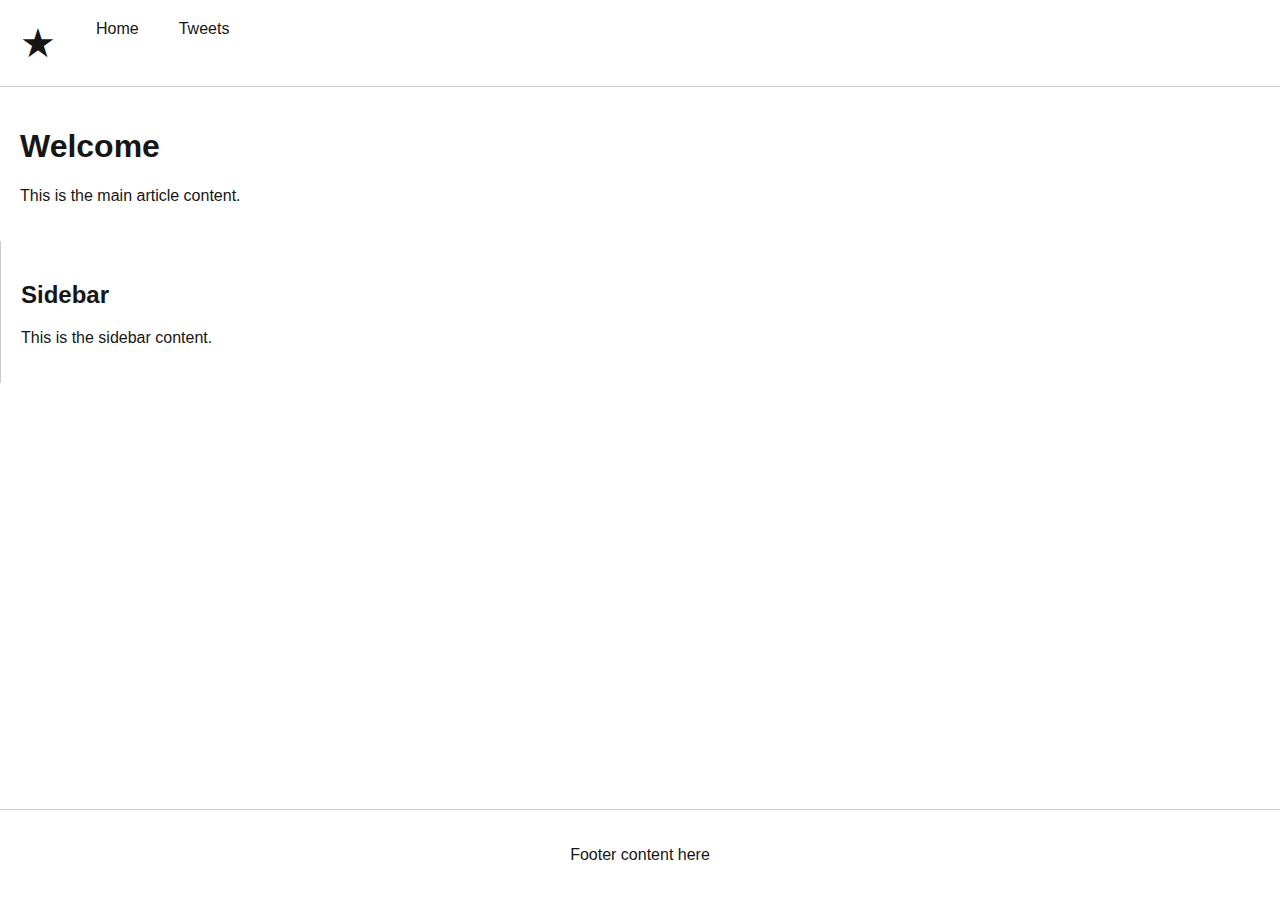
<file: css_advanced/index.html>
<!DOCTYPE html>
<html lang="en">
<head>
    <meta charset="UTF-8">
    <meta name="viewport" content="width=device-width, initial-scale=1.0">

    <link href="base.css" rel="stylesheet">
    <link href="styles.css" rel="stylesheet">
    <title>Index</title>
</head>
<body class="works_on_smartphone">

<header>
    <ul>
        <li class="logo">&#9733;</li>
        <li>Home</li>
        <li>Tweets</li>
    </ul>
</header>

<main>
    <article>
        <h1>Welcome</h1>
        <p>This is the main article content.</p>
    </article>

    <aside>
        <h2>Sidebar</h2>
        <p>This is the sidebar content.</p>
    </aside>
</main>

<footer>
    <p>Footer content here</p>
</footer>

</body>
</html>
</file>
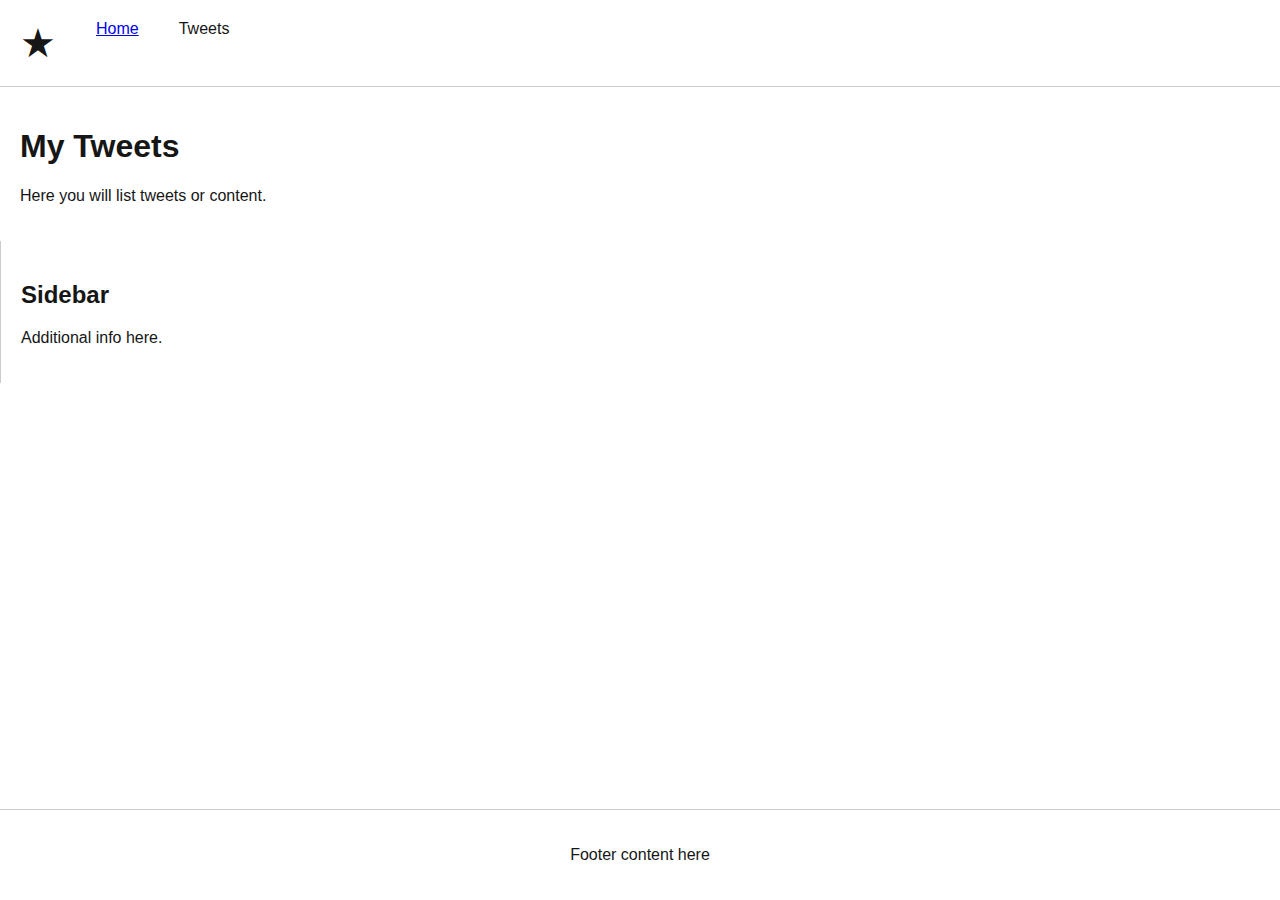
<file: css_advanced/tweets.html>
<!DOCTYPE html>
<html lang="en">
<head>
    <meta charset="UTF-8">
    <meta name="viewport" content="width=device-width, initial-scale=1.0">

    <link href="base.css" rel="stylesheet">
    <link href="styles.css" rel="stylesheet">
    <title>Tweets</title>
</head>
<body class="works_on_smartphone">

<header>
    <ul>
        <li class="logo">&#9733;</li>
        <li><a href="index.html">Home</a></li>
        <li>Tweets</li>
    </ul>
</header>

<main>
    <article>
        <h1>My Tweets</h1>
        <p>Here you will list tweets or content.</p>
    </article>

    <aside>
        <h2>Sidebar</h2>
        <p>Additional info here.</p>
    </aside>
</main>

<footer>
    <p>Footer content here</p>
</footer>

</body>
</html>
</file>
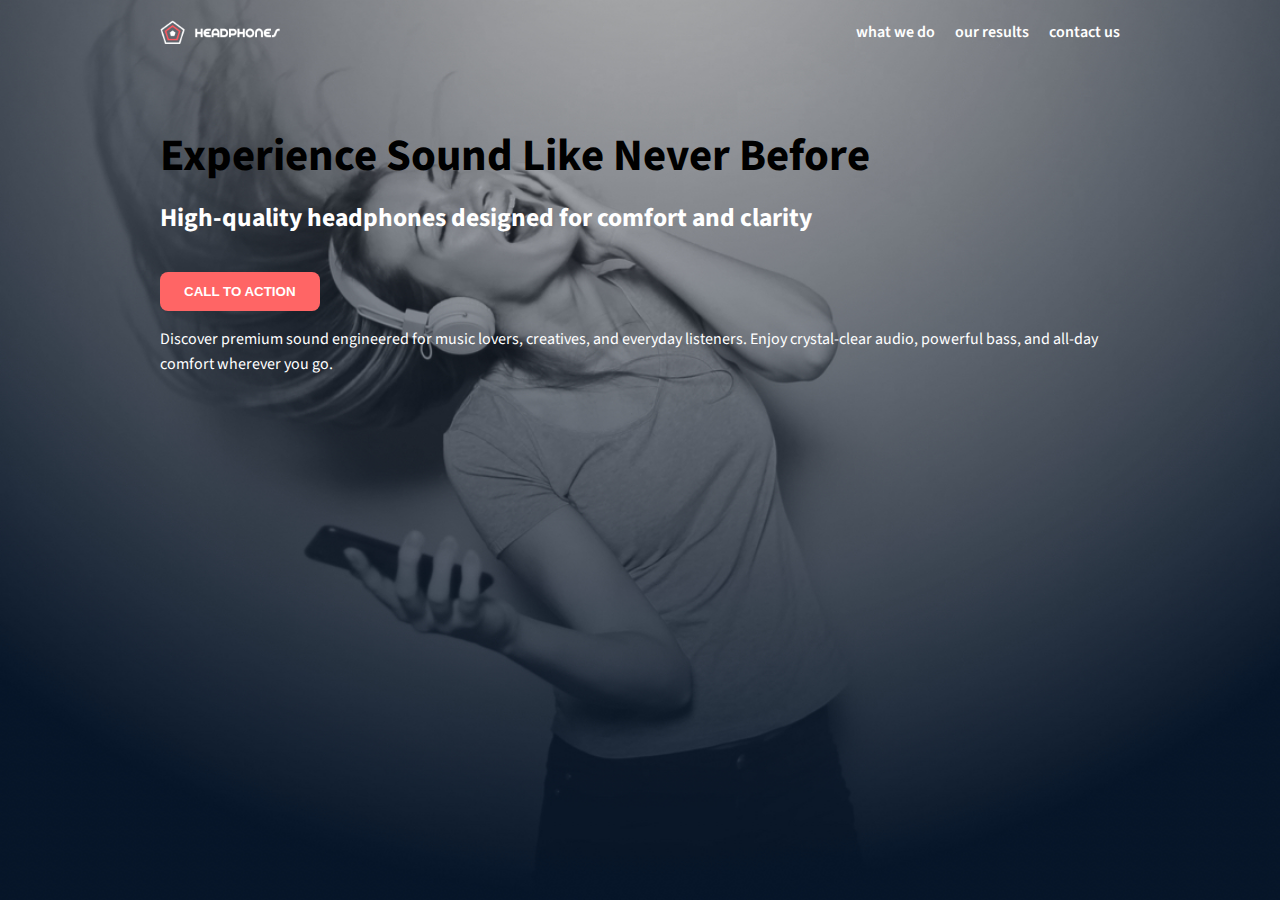
<file: headphones/0-index.html>
<!DOCTYPE html>
<html lang="en">
<head>
    <meta charset="UTF-8">
    <meta name="viewport" content="width=device-width, initial-scale=1.0">
    <title>Headphones</title>

    <!-- Link the stylesheet -->
    <link rel="stylesheet" href="0-styles.css">


    <!-- Google Font: Source Sans Pro (backup if you don’t install fonts locally) -->
    <link href="https://fonts.googleapis.com/css2?family=Source+Sans+Pro:wght@300;400;600;700&display=swap" rel="stylesheet">
</head>
<body>

    <!-- HEADER -->
    <header class="header">
        <div class="container">
            <nav class="navbar">
                <img src="assets/logo_headphones.png" alt="Headphones Logo" class="logo">

                <ul class="nav-links">
                    <li><a href="1-index.html">what we do</a></li>
                    <li><a href="2-index.html">our results</a></li>
                    <li><a href="3-index.html">contact us</a></li>
                </ul>
            </nav>

            <!-- HERO SECTION -->
            <div class="hero">
                <h1>Experience Sound Like Never Before</h1>
                <h2>High-quality headphones designed for comfort and clarity</h2>


                <button class="btn">CALL TO ACTION</button>

                <p class="hero-text">
                    Discover premium sound engineered for music lovers, creatives, and everyday listeners. 
                    Enjoy crystal-clear audio, powerful bass, and all-day comfort wherever you go.
                </p>
            </div>


        </div>
    </header>

</body>
</html>
</file>
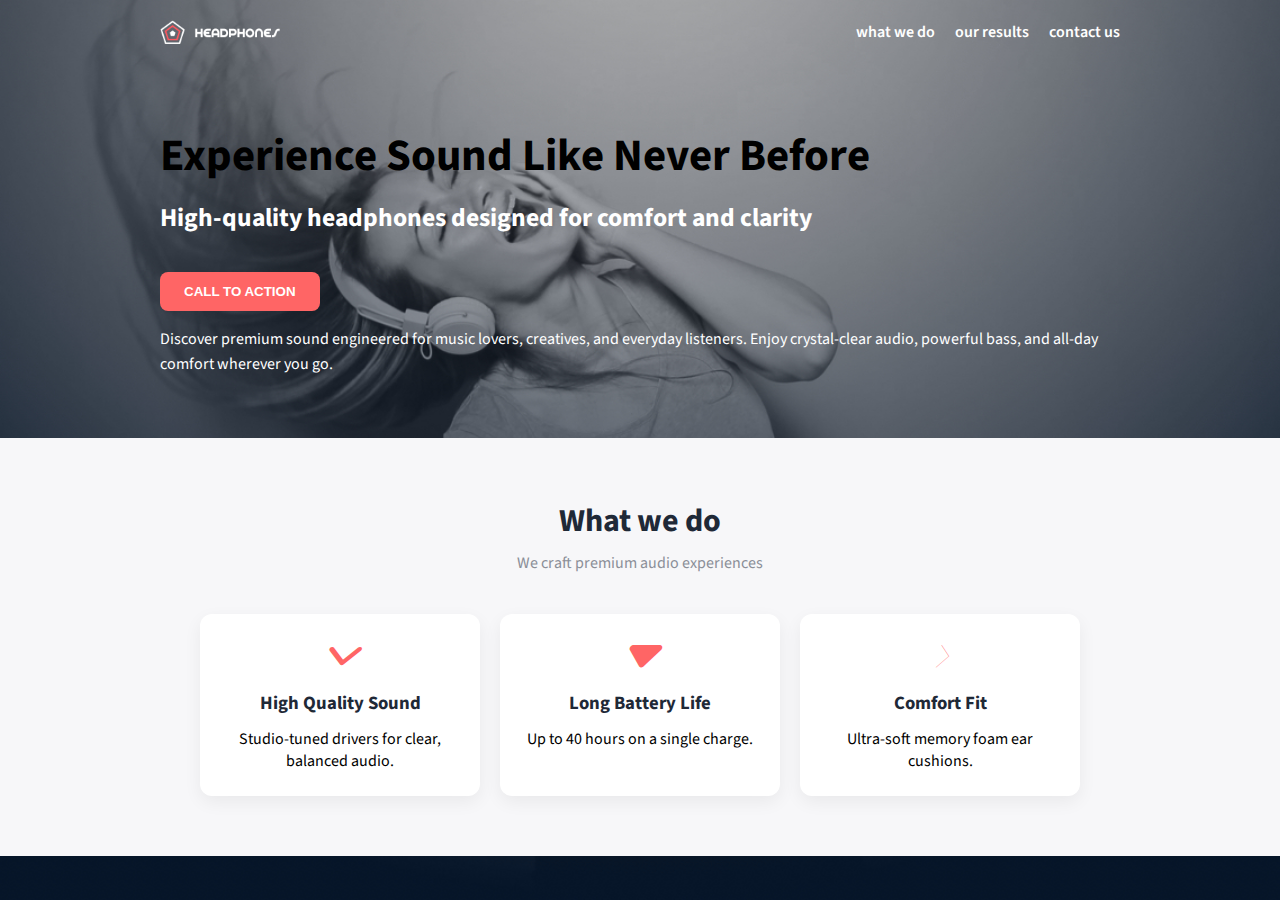
<file: headphones/1-index.html>
<!DOCTYPE html>
<html lang="en">
<head>
    <meta charset="UTF-8">
    <meta name="viewport" content="width=device-width, initial-scale=1.0">
    <title>Headphones</title>

    <!-- Link the stylesheet -->
    <link rel="stylesheet" href="1-styles.css">
    <link rel="stylesheet" href="0-styles.css">

    <!-- Google Font: Source Sans Pro (backup if you don’t install fonts locally) -->
    <link href="https://fonts.googleapis.com/css2?family=Source+Sans+Pro:wght@300;400;600;700&display=swap" rel="stylesheet">
</head>
<body>

    <!-- HEADER -->
    <header class="header">
        <div class="container">
            <nav class="navbar">
                <img src="assets/logo_headphones.png" alt="Headphones Logo" class="logo">

                <ul class="nav-links">
                    <li><a href="1-index.html">what we do</a></li>
                    <li><a href="2-index.html">our results</a></li>
                    <li><a href="3-index.html">contact us</a></li>
                </ul>
            </nav>

            <!-- HERO SECTION -->
            <div class="hero">
                <h1>Experience Sound Like Never Before</h1>
                <h2>High-quality headphones designed for comfort and clarity</h2>


                <button class="btn">CALL TO ACTION</button>

                <p class="hero-text">
                    Discover premium sound engineered for music lovers, creatives, and everyday listeners. 
                    Enjoy crystal-clear audio, powerful bass, and all-day comfort wherever you go.
                </p>
            </div>

        </div>
    </header>

    <main>
  <!-- WHAT WE DO SECTION -->
  <section class="what-we-do">
    <div class="container">
      <h2>What we do</h2>
      <p class="section-subtitle">We craft premium audio experiences</p>

      <div class="features">
        <!-- FEATURE 1 -->
        <article class="feature card">
          <i class="icon icon-sound"></i>
          <h3>High Quality Sound</h3>
          <p>Studio-tuned drivers for clear, balanced audio.</p>
        </article>

        <!-- FEATURE 2 -->
        <article class="feature card">
          <i class="icon icon-battery"></i>
          <h3>Long Battery Life</h3>
          <p>Up to 40 hours on a single charge.</p>
        </article>

        <!-- FEATURE 3 -->
        <article class="feature card">
          <i class="icon icon-comfort"></i>
          <h3>Comfort Fit</h3>
          <p>Ultra-soft memory foam ear cushions.</p>
        </article>
      </div>
    </div>
  </section>
</main>



</body>
</html>
</file>
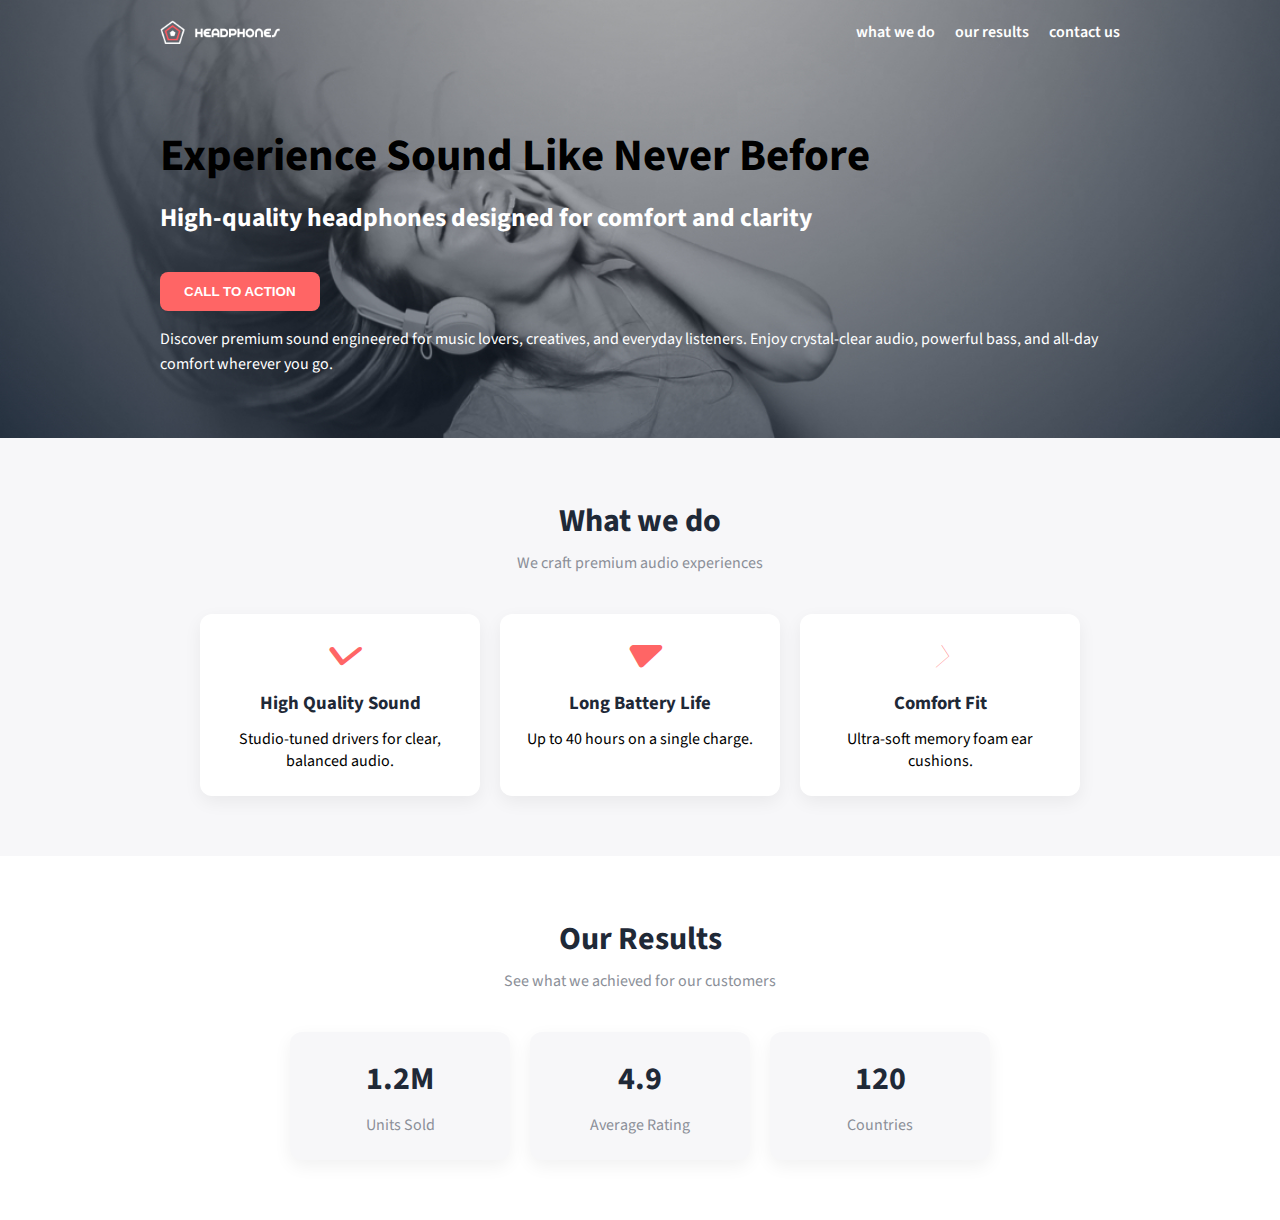
<file: headphones/2-index.html>
<!DOCTYPE html>
<html lang="en">
<head>
    <meta charset="UTF-8">
    <meta name="viewport" content="width=device-width, initial-scale=1.0">
    <title>Headphones</title>

    <!-- Link the stylesheet -->
    <link rel="stylesheet" href="0-styles.css">
    <link rel="stylesheet" href="1-styles.css">
    <link rel="stylesheet" href="2-styles.css">

    <!-- Google Font: Source Sans Pro (backup if you don’t install fonts locally) -->
    <link href="https://fonts.googleapis.com/css2?family=Source+Sans+Pro:wght@300;400;600;700&display=swap" rel="stylesheet">
</head>
<body>

    <!-- HEADER -->
    <header class="header">
        <div class="container">
            <nav class="navbar">
                <img src="assets/logo_headphones.png" alt="Headphones Logo" class="logo">

                <ul class="nav-links">
                    <li><a href="1-index.html">what we do</a></li>
                    <li><a href="2-index.html">our results</a></li>
                    <li><a href="3-index.html">contact us</a></li>
                </ul>
            </nav>

            <!-- HERO SECTION -->
            <div class="hero">
                <h1>Experience Sound Like Never Before</h1>
                <h2>High-quality headphones designed for comfort and clarity</h2>


                <button class="btn">CALL TO ACTION</button>

                <p class="hero-text">
                    Discover premium sound engineered for music lovers, creatives, and everyday listeners. 
                    Enjoy crystal-clear audio, powerful bass, and all-day comfort wherever you go.
                </p>
            </div>

        </div>
    </header>

    <main>
  <!-- WHAT WE DO SECTION -->
  <section class="what-we-do">
    <div class="container">
      <h2>What we do</h2>
      <p class="section-subtitle">We craft premium audio experiences</p>

      <div class="features">
        <!-- FEATURE 1 -->
        <article class="feature card">
          <i class="icon icon-sound"></i>
          <h3>High Quality Sound</h3>
          <p>Studio-tuned drivers for clear, balanced audio.</p>
        </article>

        <!-- FEATURE 2 -->
        <article class="feature card">
          <i class="icon icon-battery"></i>
          <h3>Long Battery Life</h3>
          <p>Up to 40 hours on a single charge.</p>
        </article>

        <!-- FEATURE 3 -->
        <article class="feature card">
          <i class="icon icon-comfort"></i>
          <h3>Comfort Fit</h3>
          <p>Ultra-soft memory foam ear cushions.</p>
        </article>
      </div>
    </div>
  </section>

  <!-- OUR RESULTS SECTION -->
  <section class="our-results">
    <div class="container">
      <h2>Our Results</h2>
      <p class="section-subtitle">See what we achieved for our customers</p>

      <div class="metrics">
        <!-- METRIC 1 -->
        <div class="metric card">
          <div class="metric-value">1.2M</div>
          <div class="metric-label">Units Sold</div>
        </div>

        <!-- METRIC 2 -->
        <div class="metric card">
          <div class="metric-value">4.9</div>
          <div class="metric-label">Average Rating</div>
        </div>

        <!-- METRIC 3 -->
        <div class="metric card">
          <div class="metric-value">120</div>
          <div class="metric-label">Countries</div>
        </div>
      </div>
    </div>
  </section>

</main>



</body>
</html>
</file>
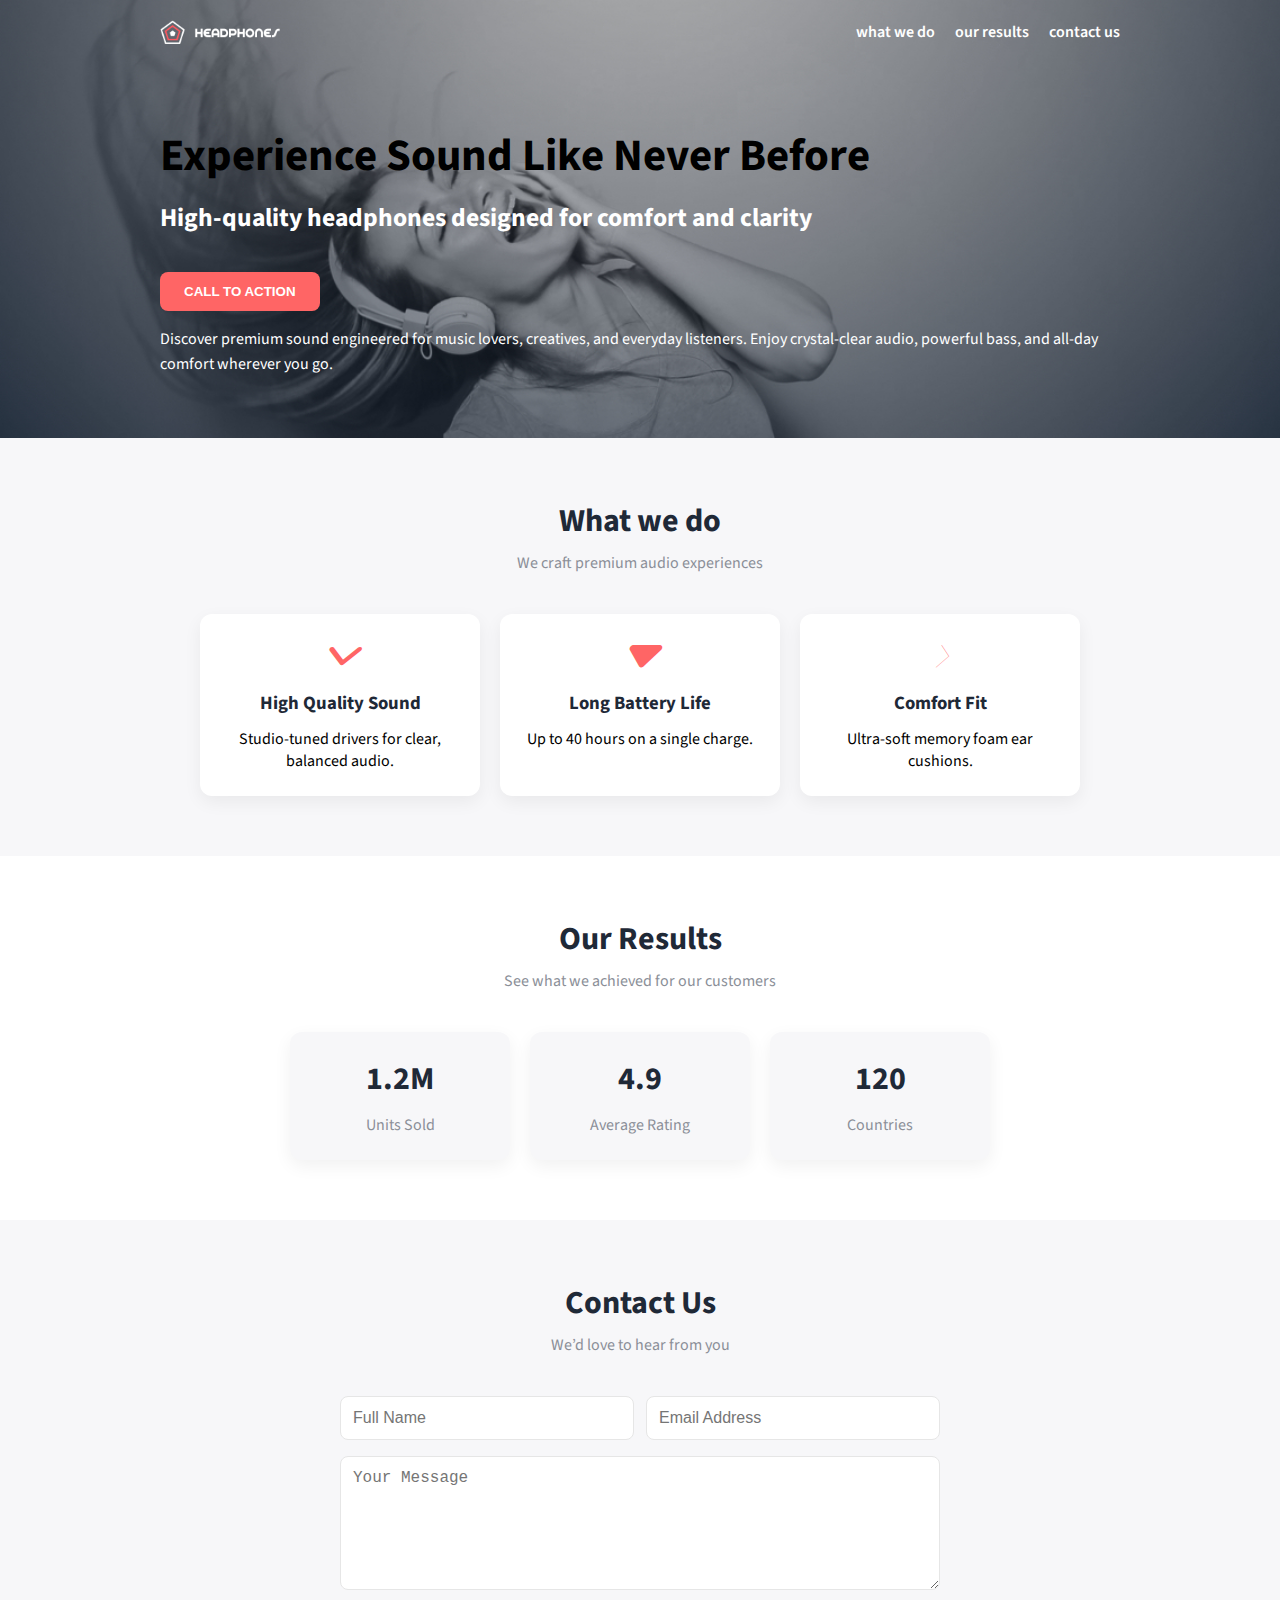
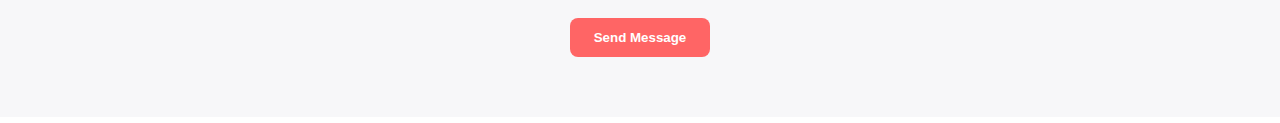
<file: headphones/3-index.html>
<!DOCTYPE html>
<html lang="en">
<head>
    <meta charset="UTF-8">
    <meta name="viewport" content="width=device-width, initial-scale=1.0">
    <title>Headphones</title>

    <!-- Link the stylesheet -->
    <link rel="stylesheet" href="0-styles.css">
    <link rel="stylesheet" href="1-styles.css">
    <link rel="stylesheet" href="2-styles.css">
    <link rel="stylesheet" href="3-styles.css">

    <!-- Google Font: Source Sans Pro (backup if you don’t install fonts locally) -->
    <link href="https://fonts.googleapis.com/css2?family=Source+Sans+Pro:wght@300;400;600;700&display=swap" rel="stylesheet">
</head>
<body>

    <!-- HEADER -->
    <header class="header">
        <div class="container">
            <nav class="navbar">
                <img src="assets/logo_headphones.png" alt="Headphones Logo" class="logo">

                <ul class="nav-links">
                    <li><a href="1-index.html">what we do</a></li>
                    <li><a href="2-index.html">our results</a></li>
                    <li><a href="3-index.html">contact us</a></li>
                </ul>
            </nav>

            <!-- HERO SECTION -->
            <div class="hero">
                <h1>Experience Sound Like Never Before</h1>
                <h2>High-quality headphones designed for comfort and clarity</h2>


                <button class="btn">CALL TO ACTION</button>

                <p class="hero-text">
                    Discover premium sound engineered for music lovers, creatives, and everyday listeners. 
                    Enjoy crystal-clear audio, powerful bass, and all-day comfort wherever you go.
                </p>
            </div>

        </div>
    </header>

    <main>
  <!-- WHAT WE DO SECTION -->
  <section class="what-we-do">
    <div class="container">
      <h2>What we do</h2>
      <p class="section-subtitle">We craft premium audio experiences</p>

      <div class="features">
        <!-- FEATURE 1 -->
        <article class="feature card">
          <i class="icon icon-sound"></i>
          <h3>High Quality Sound</h3>
          <p>Studio-tuned drivers for clear, balanced audio.</p>
        </article>

        <!-- FEATURE 2 -->
        <article class="feature card">
          <i class="icon icon-battery"></i>
          <h3>Long Battery Life</h3>
          <p>Up to 40 hours on a single charge.</p>
        </article>

        <!-- FEATURE 3 -->
        <article class="feature card">
          <i class="icon icon-comfort"></i>
          <h3>Comfort Fit</h3>
          <p>Ultra-soft memory foam ear cushions.</p>
        </article>
      </div>
    </div>
  </section>

  <!-- OUR RESULTS SECTION -->
  <section class="our-results">
    <div class="container">
      <h2>Our Results</h2>
      <p class="section-subtitle">See what we achieved for our customers</p>

      <div class="metrics">
        <!-- METRIC 1 -->
        <div class="metric card">
          <div class="metric-value">1.2M</div>
          <div class="metric-label">Units Sold</div>
        </div>

        <!-- METRIC 2 -->
        <div class="metric card">
          <div class="metric-value">4.9</div>
          <div class="metric-label">Average Rating</div>
        </div>

        <!-- METRIC 3 -->
        <div class="metric card">
          <div class="metric-value">120</div>
          <div class="metric-label">Countries</div>
        </div>
      </div>
    </div>
  </section>

  <!-- CONTACT US SECTION -->
  <section class="contact-us">
    <div class="container">
      <h2>Contact Us</h2>
      <p class="section-subtitle">We’d love to hear from you</p>

      <form class="contact-form" action="#" method="post">
        <div class="form-row">
          <input type="text" name="name" placeholder="Full Name" required>
          <input type="email" name="email" placeholder="Email Address" required>
        </div>

        <textarea name="message" rows="6" placeholder="Your Message" required></textarea>

        <div class="form-actions">
          <button type="submit" class="btn">Send Message</button>
        </div>
      </form>
    </div>
  </section>
  
</main>



</body>
</html>
</file>
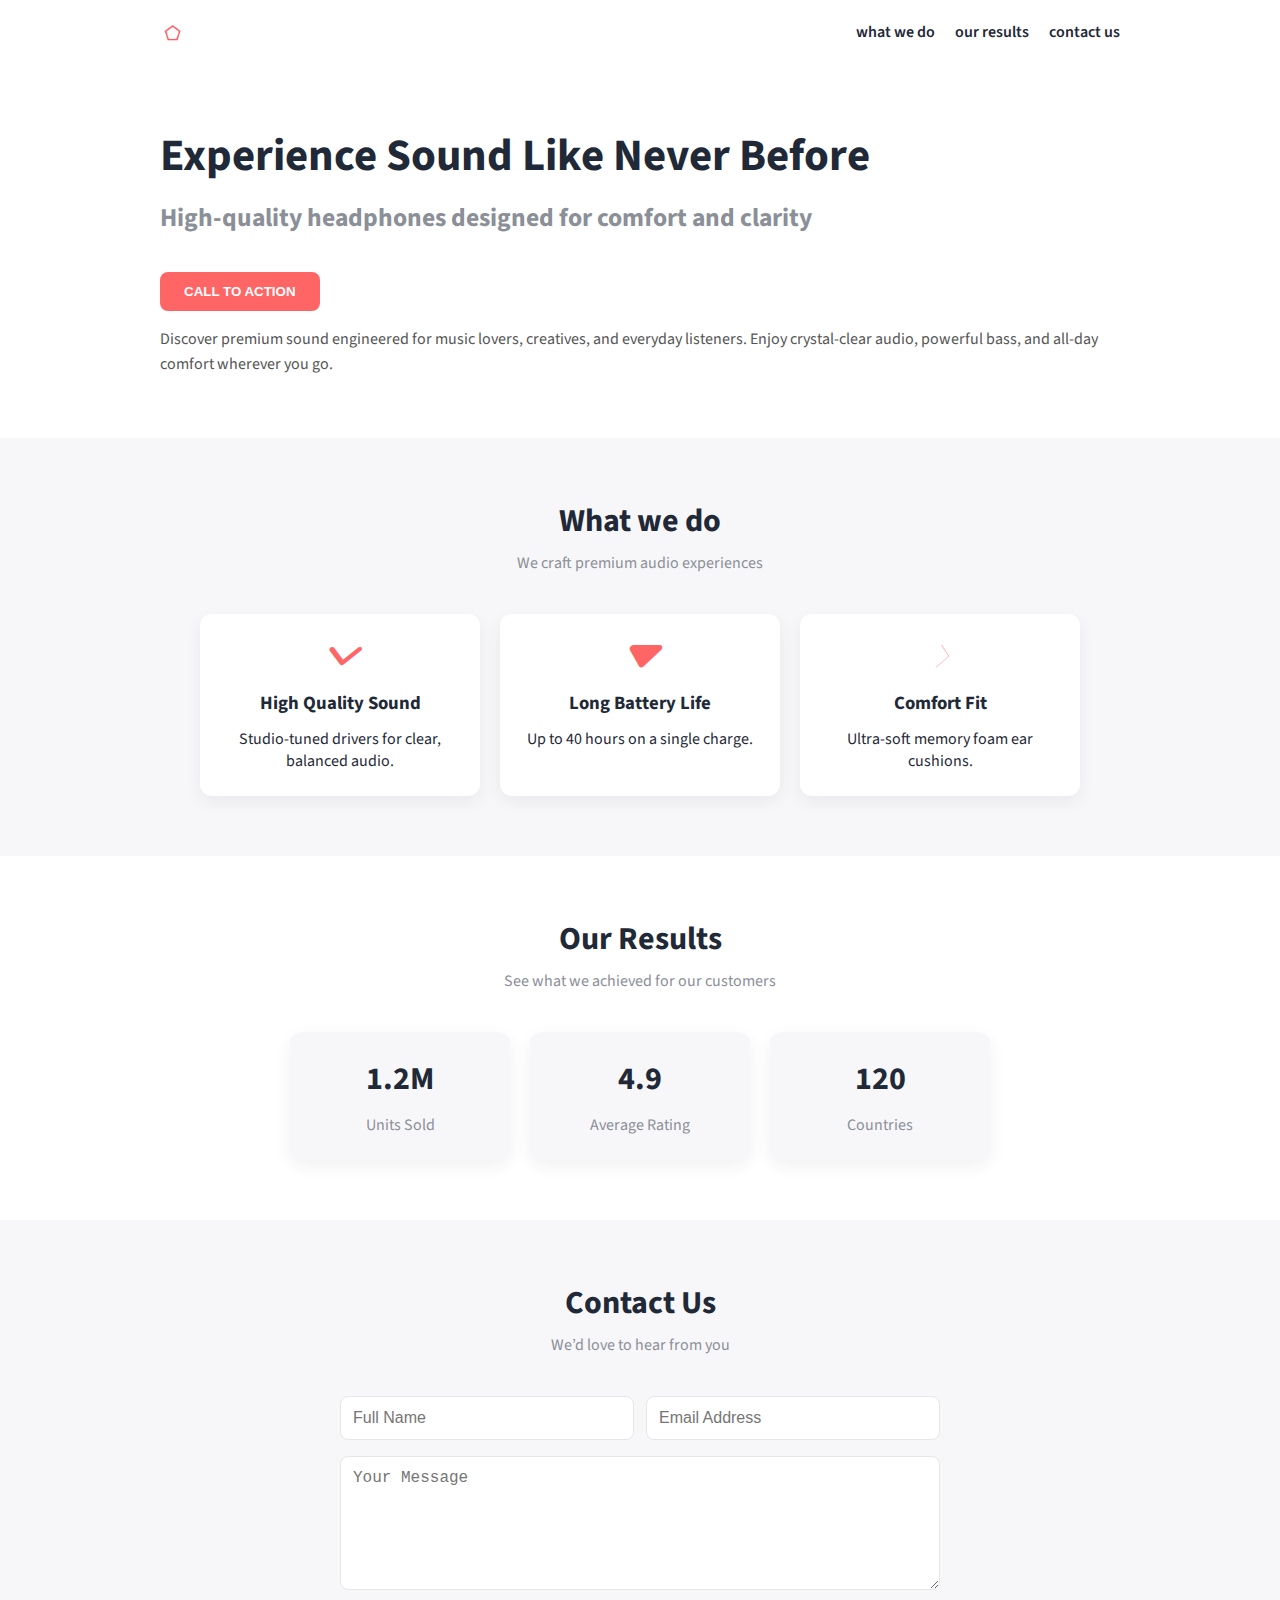
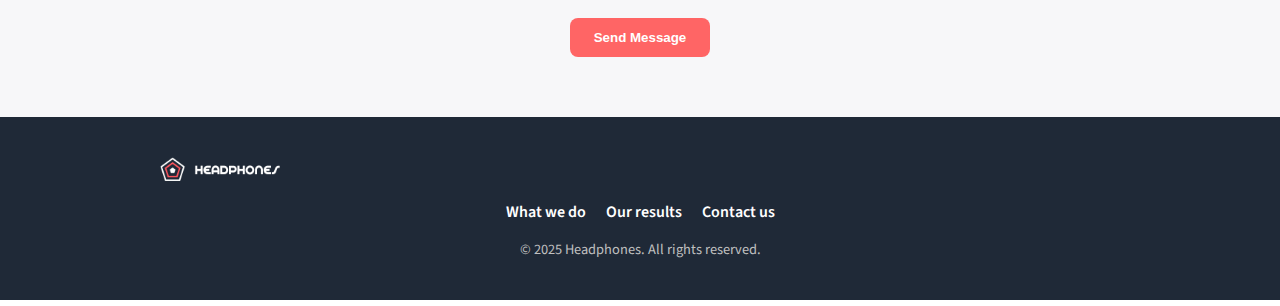
<file: headphones/5-index.html>
<!DOCTYPE html>
<html lang="en">
<head>
  <meta charset="UTF-8">
  <meta name="viewport" content="width=device-width, initial-scale=1.0">
  <title>Headphones</title>
  <link rel="stylesheet" href="0-styles.css">
  <link rel="stylesheet" href="1-styles.css">
  <link rel="stylesheet" href="2-styles.css">
  <link rel="stylesheet" href="3-styles.css">
  <link rel="stylesheet" href="4-styles.css">
  <link rel="stylesheet" href="5-styles.css">

  <!-- Google Font: Source Sans Pro -->
  <link href="https://fonts.googleapis.com/css2?family=Source+Sans+Pro:wght@300;400;600;700&display=swap" rel="stylesheet">
</head>
<body>

  <!-- HEADER + HERO -->
  <header class="header">
    <div class="container">
      <nav class="navbar">
        <img src="assets/logo_headphones.png" alt="Headphones Logo" class="logo">
        <ul class="nav-links">
          <li><a href="1-index.html">what we do</a></li>
          <li><a href="2-index.html">our results</a></li>
          <li><a href="3-index.html">contact us</a></li>
        </ul>
      </nav>

      <!-- HERO SECTION -->
        <div class="hero">
            <h1>Experience Sound Like Never Before</h1>
            <h2>High-quality headphones designed for comfort and clarity</h2>


            <button class="btn">CALL TO ACTION</button>

            <p class="hero-text">
              Discover premium sound engineered for music lovers, creatives, and everyday listeners. 
              Enjoy crystal-clear audio, powerful bass, and all-day comfort wherever you go.
            </p>
        </div>


    </div>
  </header>

  <!-- WHAT WE DO -->
  <section class="what-we-do">
    <div class="container">
      <h2>What we do</h2>
      <p class="section-subtitle">We craft premium audio experiences</p>
      <div class="features">
        <article class="feature card">
          <i class="icon icon-sound"></i>
          <h3>High Quality Sound</h3>
          <p>Studio-tuned drivers for clear, balanced audio.</p>
        </article>
        <article class="feature card">
          <i class="icon icon-battery"></i>
          <h3>Long Battery Life</h3>
          <p>Up to 40 hours on a single charge.</p>
        </article>
        <article class="feature card">
          <i class="icon icon-comfort"></i>
          <h3>Comfort Fit</h3>
          <p>Ultra-soft memory foam ear cushions.</p>
        </article>
      </div>
    </div>
  </section>

  <!-- OUR RESULTS -->
  <section class="our-results">
    <div class="container">
      <h2>Our Results</h2>
      <p class="section-subtitle">See what we achieved for our customers</p>
      <div class="metrics">
        <div class="metric card">
          <div class="metric-value">1.2M</div>
          <div class="metric-label">Units Sold</div>
        </div>
        <div class="metric card">
          <div class="metric-value">4.9</div>
          <div class="metric-label">Average Rating</div>
        </div>
        <div class="metric card">
          <div class="metric-value">120</div>
          <div class="metric-label">Countries</div>
        </div>
      </div>
    </div>
  </section>

  <!-- CONTACT US -->
  <section class="contact-us">
    <div class="container">
      <h2>Contact Us</h2>
      <p class="section-subtitle">We’d love to hear from you</p>
      <form class="contact-form" action="#" method="post">
        <div class="form-row">
          <input type="text" name="name" placeholder="Full Name" required>
          <input type="email" name="email" placeholder="Email Address" required>
        </div>
        <textarea name="message" rows="6" placeholder="Your Message" required></textarea>
        <div class="form-actions">
          <button type="submit" class="btn">Send Message</button>
        </div>
      </form>
    </div>
  </section>

  <!-- FOOTER -->
  <footer class="footer">
    <div class="container">
      <div class="footer-content">
        <div class="footer-logo">
          <img src="assets/logo_headphones.png" alt="Headphones Logo" class="logo">
        </div>
        <ul class="footer-links">
          <li><a href="#">What we do</a></li>
          <li><a href="#">Our results</a></li>
          <li><a href="#">Contact us</a></li>
        </ul>
        <p class="footer-text">&copy; 2025 Headphones. All rights reserved.</p>
      </div>
    </div>
  </footer>

</body>
</html>
</file>
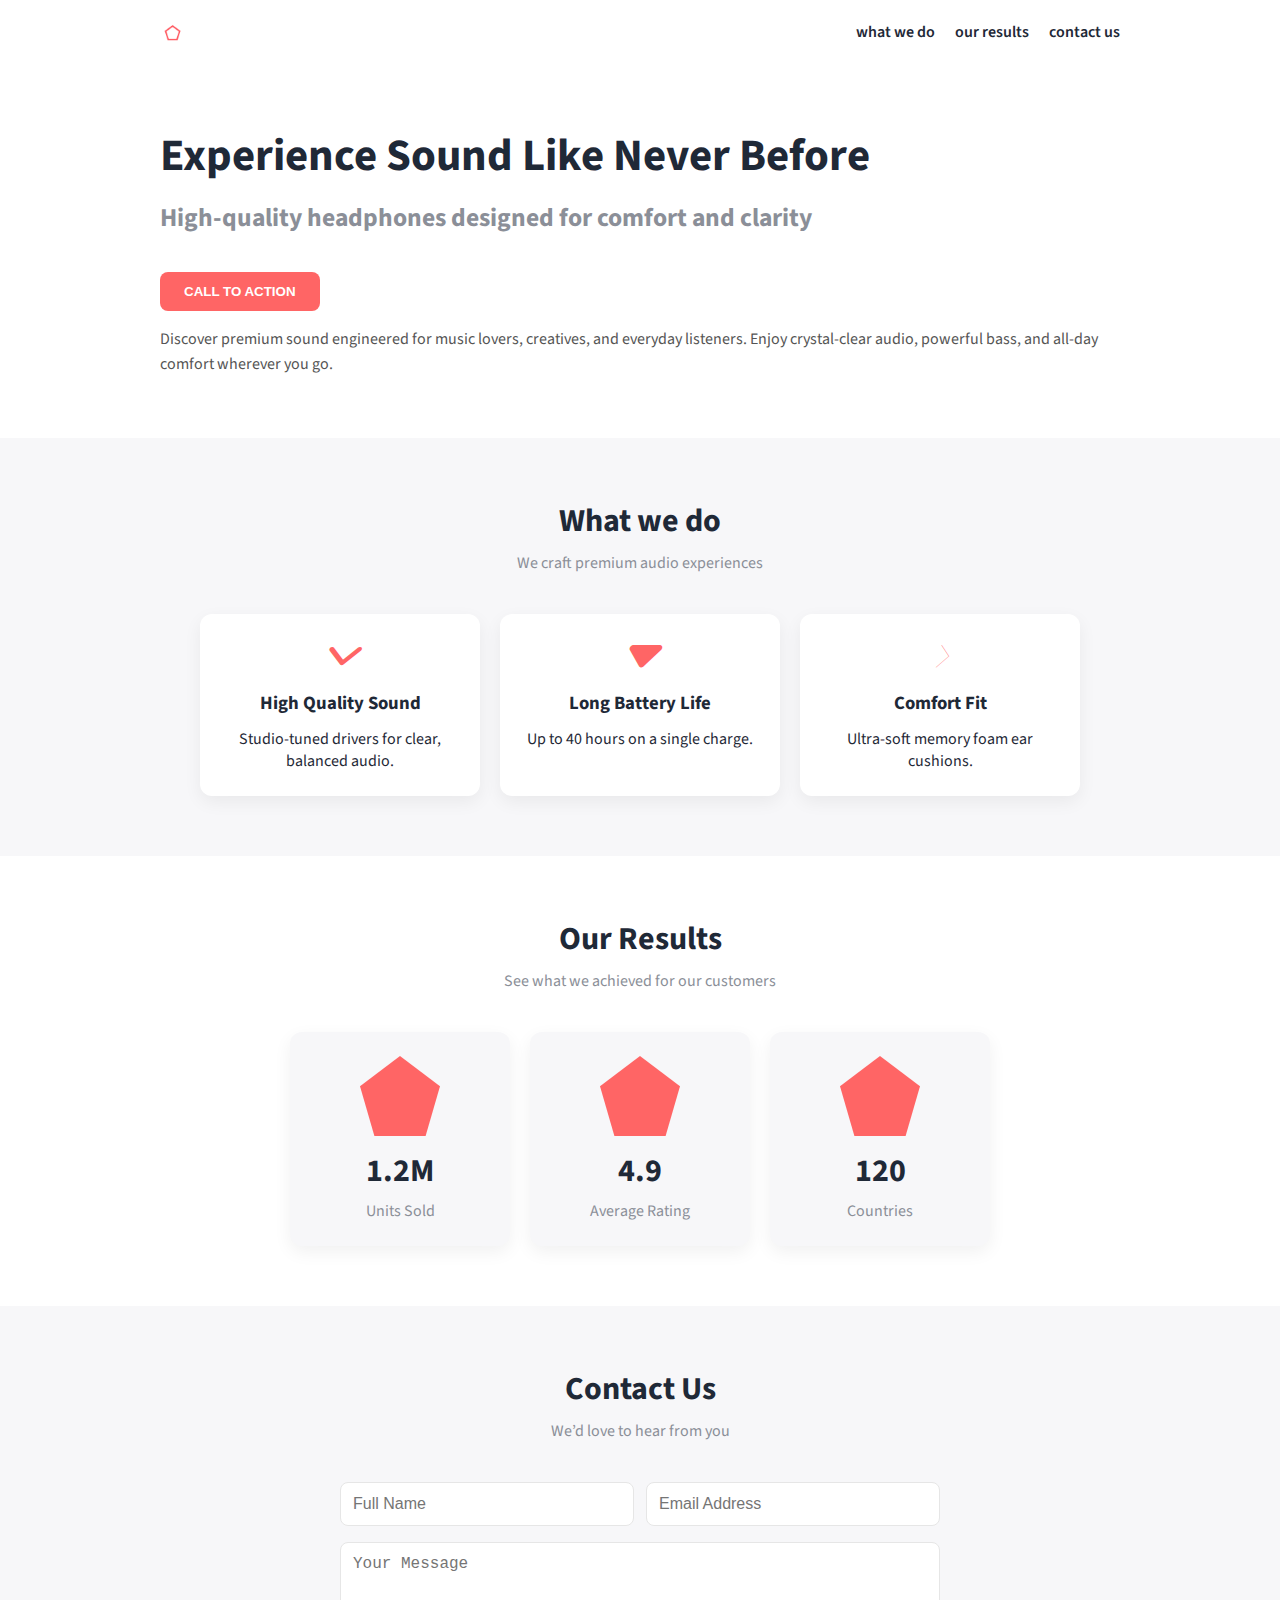
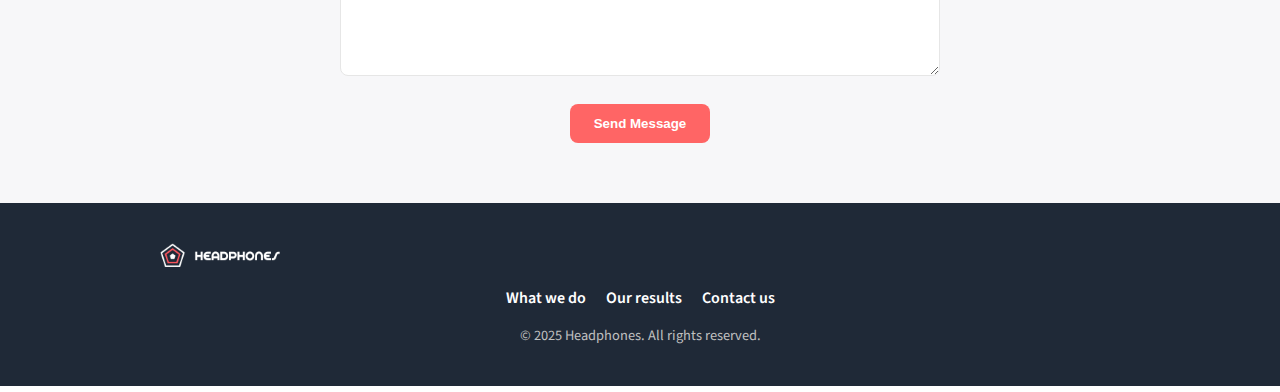
<file: headphones/6-index.html>
<!DOCTYPE html>
<html lang="en">
<head>
  <meta charset="UTF-8">
  <meta name="viewport" content="width=device-width, initial-scale=1.0">
  <title>Headphones</title>
  <link rel="stylesheet" href="0-styles.css">
  <link rel="stylesheet" href="1-styles.css">
  <link rel="stylesheet" href="2-styles.css">
  <link rel="stylesheet" href="3-styles.css">
  <link rel="stylesheet" href="4-styles.css">
  <link rel="stylesheet" href="5-styles.css">
  <link rel="stylesheet" href="6-styles.css">


  <!-- Google Font -->
  <link href="https://fonts.googleapis.com/css2?family=Source+Sans+Pro:wght@300;400;600;700&display=swap" rel="stylesheet">
</head>
<body>

  <!-- HEADER + HERO -->
  <header class="header">
    <div class="container">
      <nav class="navbar">
        <img src="assets/logo_headphones.png" alt="Headphones Logo" class="logo">
        <ul class="nav-links">
         <li><a href="1-index.html">what we do</a></li>
         <li><a href="2-index.html">our results</a></li>
         <li><a href="3-index.html">contact us</a></li>
        </ul>
      </nav>

      <!-- HERO SECTION -->
        <div class="hero">
            <h1>Experience Sound Like Never Before</h1>
            <h2>High-quality headphones designed for comfort and clarity</h2>


             <button class="btn">CALL TO ACTION</button>

             <p class="hero-text">
                Discover premium sound engineered for music lovers, creatives, and everyday listeners. 
                Enjoy crystal-clear audio, powerful bass, and all-day comfort wherever you go.
            </p>
         </div>


    </div>
  </header>

  <!-- WHAT WE DO -->
  <section class="what-we-do">
    <div class="container">
      <h2>What we do</h2>
      <p class="section-subtitle">We craft premium audio experiences</p>
      <div class="features">
        <article class="feature card">
          <i class="icon icon-sound"></i>
          <h3>High Quality Sound</h3>
          <p>Studio-tuned drivers for clear, balanced audio.</p>
        </article>
        <article class="feature card">
          <i class="icon icon-battery"></i>
          <h3>Long Battery Life</h3>
          <p>Up to 40 hours on a single charge.</p>
        </article>
        <article class="feature card">
          <i class="icon icon-comfort"></i>
          <h3>Comfort Fit</h3>
          <p>Ultra-soft memory foam ear cushions.</p>
        </article>
      </div>
    </div>
  </section>

  <!-- OUR RESULTS WITH PENTAGONS -->
  <section class="our-results">
    <div class="container">
      <h2>Our Results</h2>
      <p class="section-subtitle">See what we achieved for our customers</p>

      <div class="metrics">
        <!-- Pentagon 1 -->
        <div class="metric card">
          <div class="pentagon"></div>
          <div class="metric-value">1.2M</div>
          <div class="metric-label">Units Sold</div>
        </div>

        <!-- Pentagon 2 -->
        <div class="metric card">
          <div class="pentagon"></div>
          <div class="metric-value">4.9</div>
          <div class="metric-label">Average Rating</div>
        </div>

        <!-- Pentagon 3 -->
        <div class="metric card">
          <div class="pentagon"></div>
          <div class="metric-value">120</div>
          <div class="metric-label">Countries</div>
        </div>
      </div>
    </div>
  </section>

  <!-- CONTACT US -->
  <section class="contact-us">
    <div class="container">
      <h2>Contact Us</h2>
      <p class="section-subtitle">We’d love to hear from you</p>
      <form class="contact-form" action="#" method="post">
        <div class="form-row">
          <input type="text" name="name" placeholder="Full Name" required>
          <input type="email" name="email" placeholder="Email Address" required>
        </div>
        <textarea name="message" rows="6" placeholder="Your Message" required></textarea>
        <div class="form-actions">
          <button type="submit" class="btn">Send Message</button>
        </div>
      </form>
    </div>
  </section>

  <!-- FOOTER -->
  <footer class="footer">
    <div class="container">
      <div class="footer-content">
        <div class="footer-logo">
          <img src="assets/logo_headphones.png" alt="Headphones Logo" class="logo">
        </div>
        <ul class="footer-links">
          <li><a href="#">What we do</a></li>
          <li><a href="#">Our results</a></li>
          <li><a href="#">Contact us</a></li>
        </ul>
        <p class="footer-text">&copy; 2025 Headphones. All rights reserved.</p>
      </div>
    </div>
  </footer>

</body>
</html>
</file>
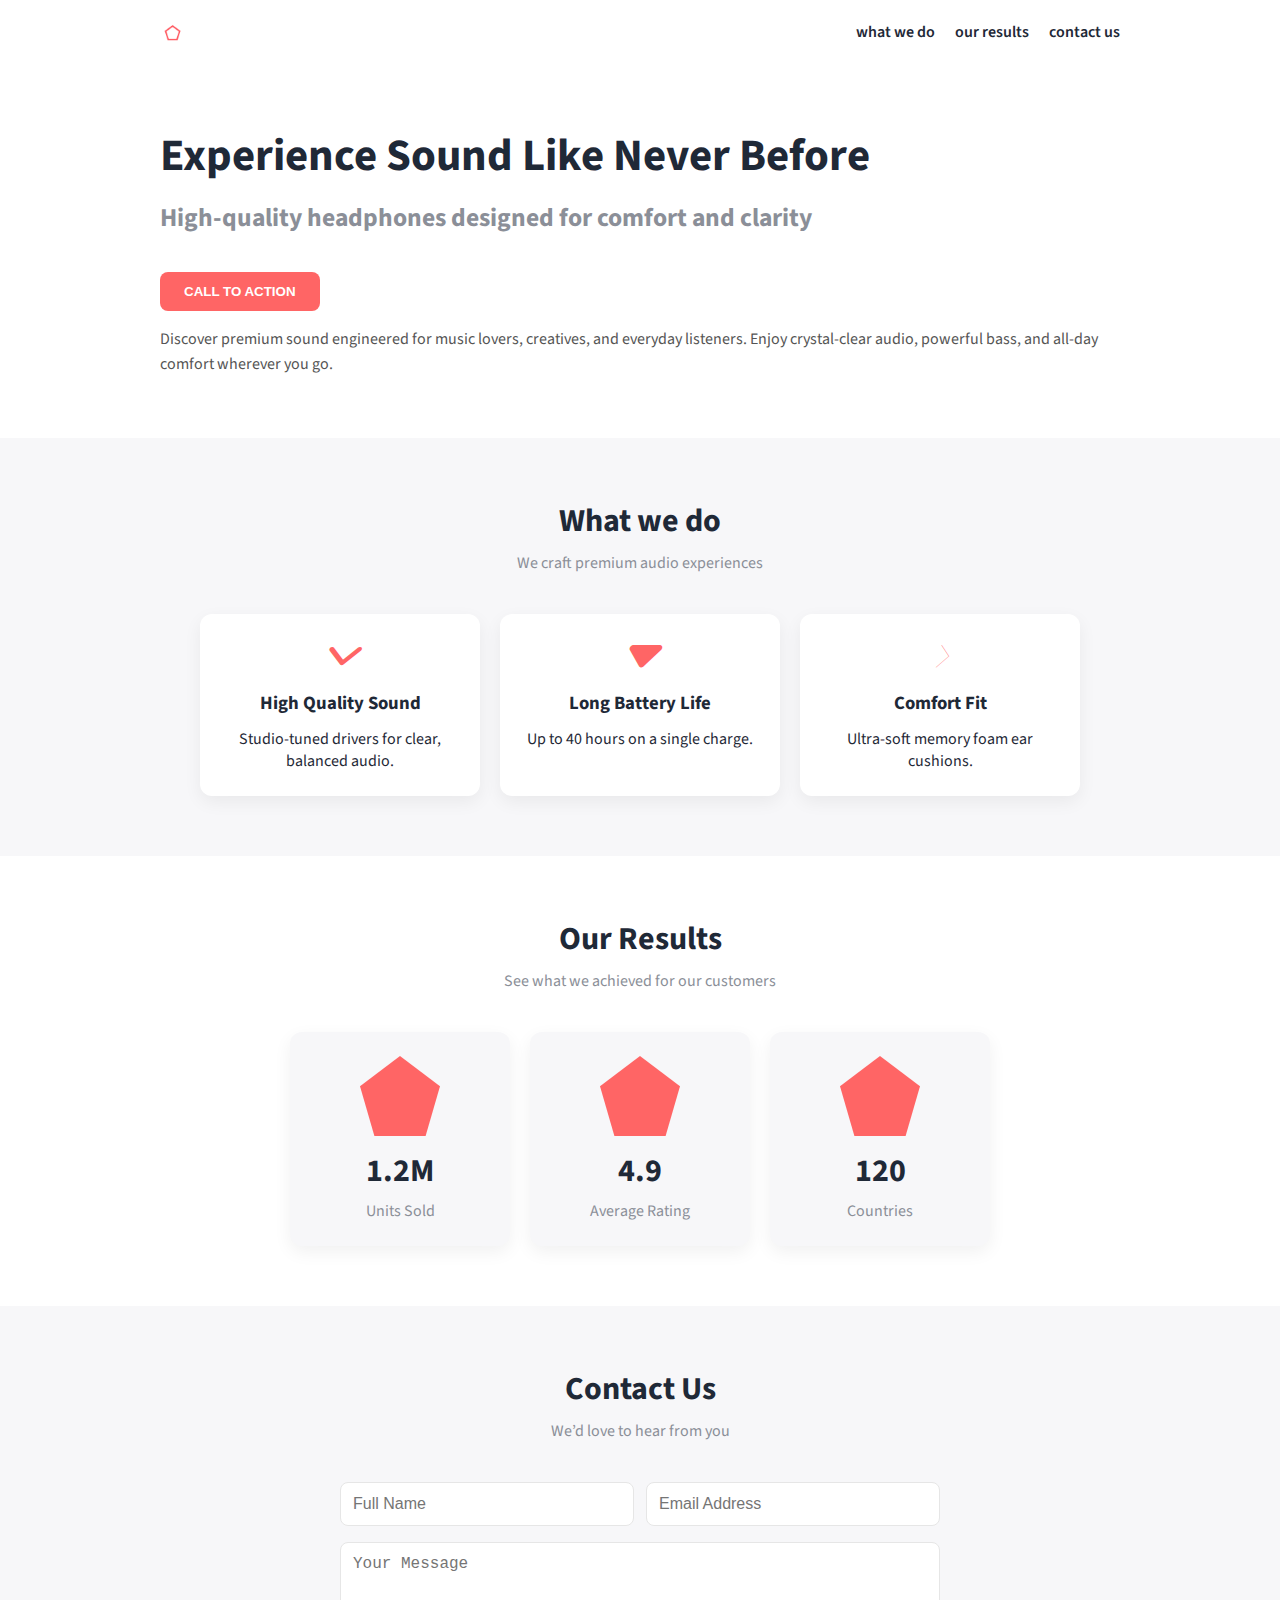
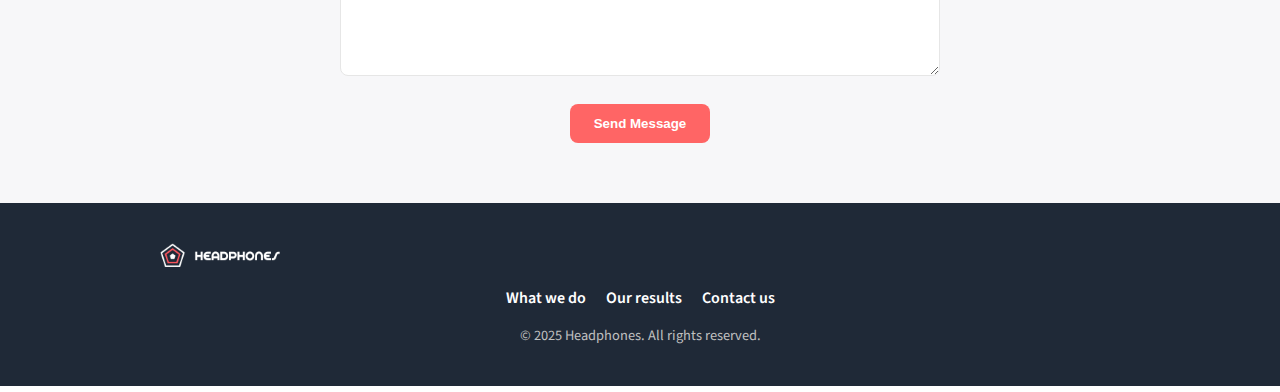
<file: headphones/7-index.html>
<!DOCTYPE html>
<html lang="en">
<head>
  <meta charset="UTF-8">
  <meta name="viewport" content="width=device-width, initial-scale=1.0">
  <title>Headphones</title>
  <link rel="stylesheet" href="0-styles.css">
  <link rel="stylesheet" href="1-styles.css">
  <link rel="stylesheet" href="2-styles.css">
  <link rel="stylesheet" href="3-styles.css">
  <link rel="stylesheet" href="4-styles.css">
  <link rel="stylesheet" href="5-styles.css">
  <link rel="stylesheet" href="6-styles.css">
  <link rel="stylesheet" href="7-styles.css">

  <!-- Google Font -->
  <link href="https://fonts.googleapis.com/css2?family=Source+Sans+Pro:wght@300;400;600;700&display=swap" rel="stylesheet">
</head>
<body>

  <!-- HEADER + HERO -->
  <header class="header">
    <div class="container">
      <nav class="navbar">
        <img src="assets/logo_headphones.png" alt="Headphones Logo" class="logo">
        <ul class="nav-links">
          <li><a href="1-index.html">what we do</a></li>
          <li><a href="2-index.html">our results</a></li>
          <li><a href="3-index.html">contact us</a></li>
        </ul>
      </nav>

      <!-- HERO SECTION -->
        <div class="hero">
            <h1>Experience Sound Like Never Before</h1>
            <h2>High-quality headphones designed for comfort and clarity</h2>


            <button class="btn">CALL TO ACTION</button>

            <p class="hero-text">
                Discover premium sound engineered for music lovers, creatives, and everyday listeners. 
                Enjoy crystal-clear audio, powerful bass, and all-day comfort wherever you go.
             </p>
         </div>


    </div>
  </header>

  <!-- WHAT WE DO -->
  <section class="what-we-do">
    <div class="container">
      <h2>What we do</h2>
      <p class="section-subtitle">We craft premium audio experiences</p>
      <div class="features">
        <article class="feature card animated">
          <i class="icon icon-sound"></i>
          <h3>High Quality Sound</h3>
          <p>Studio-tuned drivers for clear, balanced audio.</p>
        </article>
        <article class="feature card animated">
          <i class="icon icon-battery"></i>
          <h3>Long Battery Life</h3>
          <p>Up to 40 hours on a single charge.</p>
        </article>
        <article class="feature card animated">
          <i class="icon icon-comfort"></i>
          <h3>Comfort Fit</h3>
          <p>Ultra-soft memory foam ear cushions.</p>
        </article>
      </div>
    </div>
  </section>

  <!-- OUR RESULTS WITH PENTAGONS -->
  <section class="our-results">
    <div class="container">
      <h2>Our Results</h2>
      <p class="section-subtitle">See what we achieved for our customers</p>

      <div class="metrics">
        <div class="metric card animated">
          <div class="pentagon"></div>
          <div class="metric-value">1.2M</div>
          <div class="metric-label">Units Sold</div>
        </div>
        <div class="metric card animated">
          <div class="pentagon"></div>
          <div class="metric-value">4.9</div>
          <div class="metric-label">Average Rating</div>
        </div>
        <div class="metric card animated">
          <div class="pentagon"></div>
          <div class="metric-value">120</div>
          <div class="metric-label">Countries</div>
        </div>
      </div>
    </div>
  </section>

  <!-- CONTACT US -->
  <section class="contact-us">
    <div class="container">
      <h2>Contact Us</h2>
      <p class="section-subtitle">We’d love to hear from you</p>
      <form class="contact-form" action="#" method="post">
        <div class="form-row">
          <input type="text" name="name" placeholder="Full Name" required>
          <input type="email" name="email" placeholder="Email Address" required>
        </div>
        <textarea name="message" rows="6" placeholder="Your Message" required></textarea>
        <div class="form-actions">
          <button type="submit" class="btn">Send Message</button>
        </div>
      </form>
    </div>
  </section>

  <!-- FOOTER -->
  <footer class="footer">
    <div class="container">
      <div class="footer-content">
        <div class="footer-logo">
          <img src="assets/logo_headphones.png" alt="Headphones Logo" class="logo">
        </div>
        <ul class="footer-links">
          <li><a href="#">What we do</a></li>
          <li><a href="#">Our results</a></li>
          <li><a href="#">Contact us</a></li>
        </ul>
        <p class="footer-text">&copy; 2025 Headphones. All rights reserved.</p>
      </div>
    </div>
  </footer>

</body>
</html>
</file>
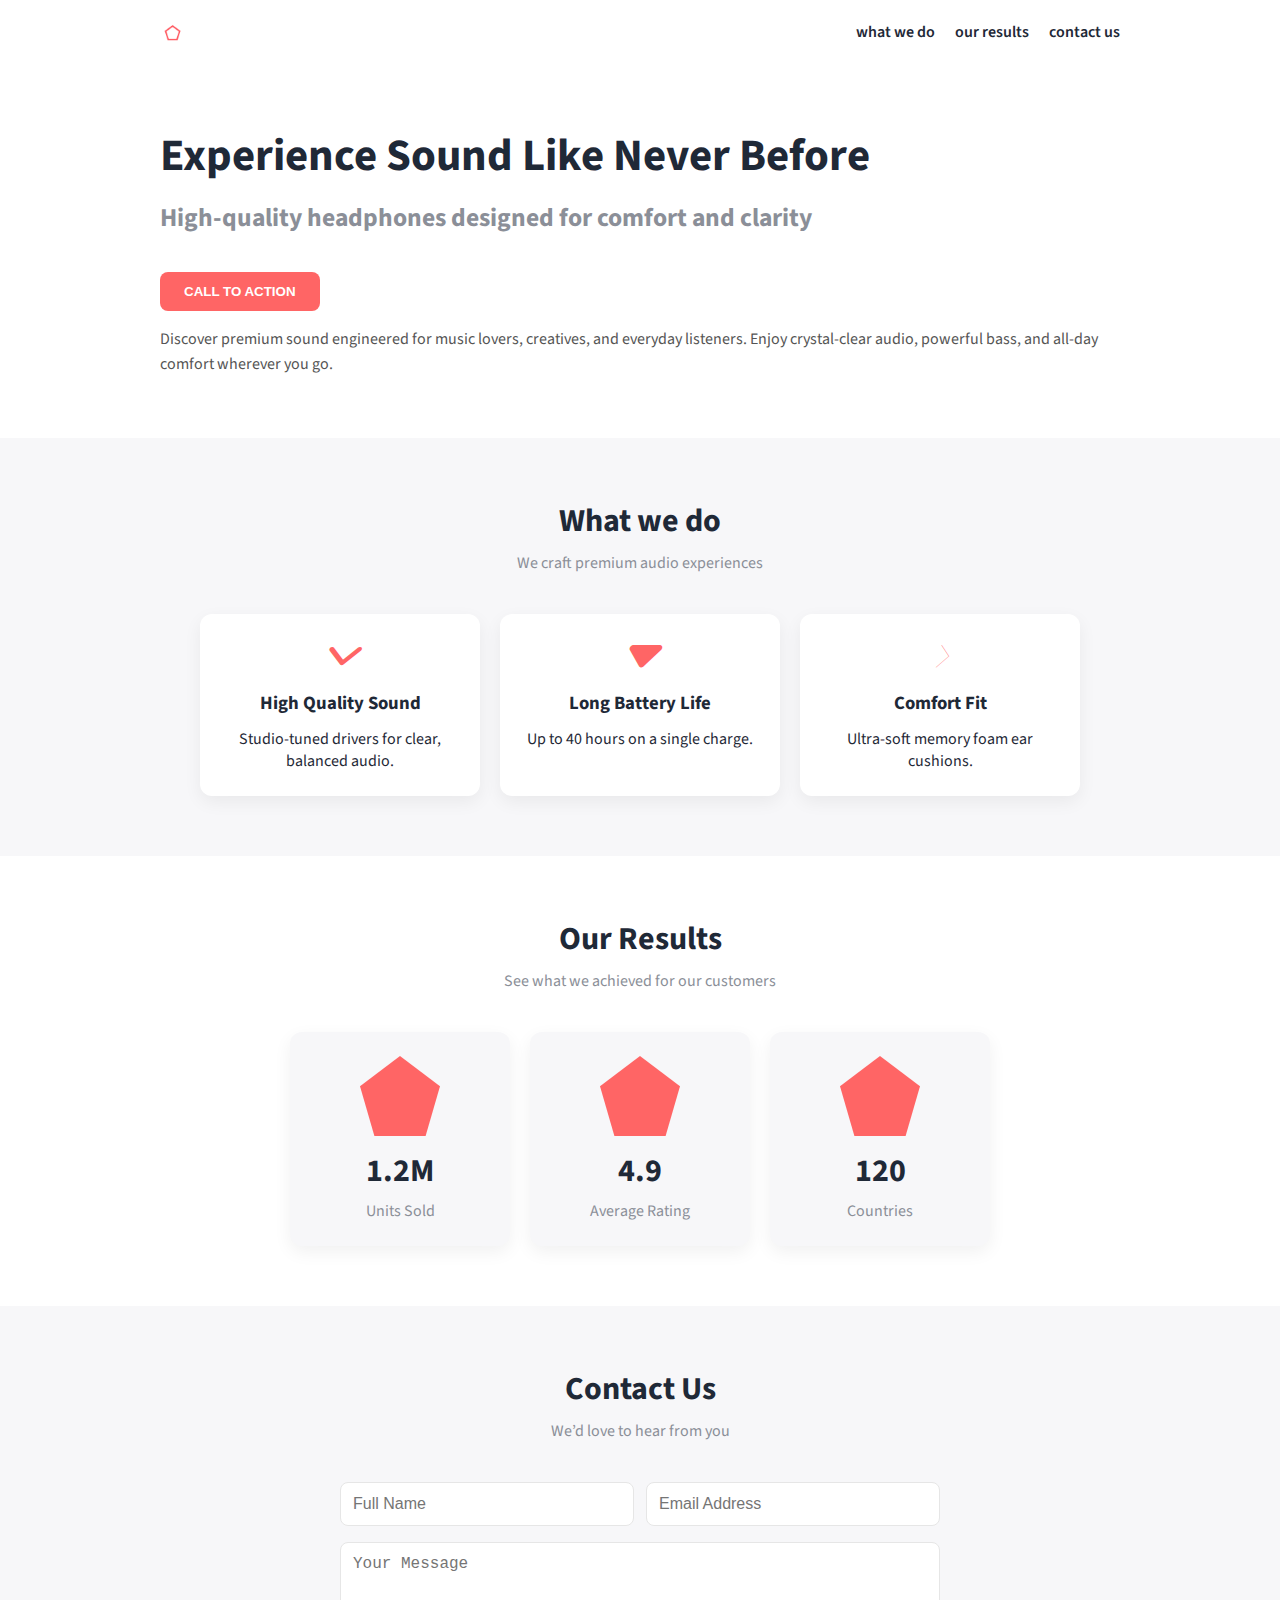
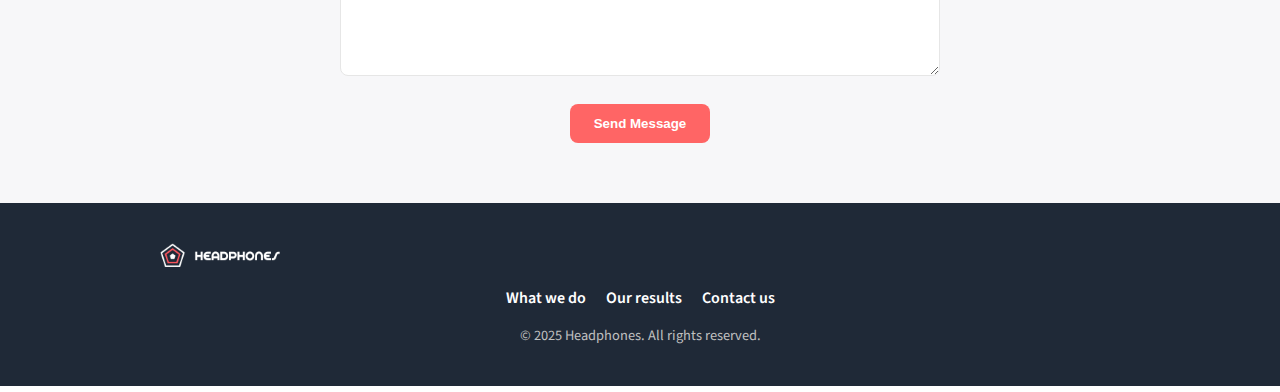
<file: headphones/8-index.html>
<!DOCTYPE html>
<html lang="en">
<head>
  <meta charset="UTF-8">
  <meta name="viewport" content="width=device-width, initial-scale=1.0">
  <title>Headphones</title>
  <link rel="stylesheet" href="0-styles.css">
  <link rel="stylesheet" href="1-styles.css">
  <link rel="stylesheet" href="2-styles.css">
  <link rel="stylesheet" href="3-styles.css">
  <link rel="stylesheet" href="4-styles.css">
  <link rel="stylesheet" href="5-styles.css">
  <link rel="stylesheet" href="6-styles.css">
  <link rel="stylesheet" href="7-styles.css">
  <link rel="stylesheet" href="8-styles.css">

  <!-- Google Font -->
  <link href="https://fonts.googleapis.com/css2?family=Source+Sans+Pro:wght@300;400;600;700&display=swap" rel="stylesheet">
</head>
<body>

  <!-- HEADER + HERO -->
  <header class="header">
    <div class="container">
      <nav class="navbar">
        <img src="assets/logo_headphones.png" alt="Headphones Logo" class="logo">

        <!-- Hamburger Button -->
        <div class="hamburger">
          <span></span>
          <span></span>
          <span></span>
        </div>

        <ul class="nav-links">
          <li><a href="1-index.html">what we do</a></li>
          <li><a href="2-index.html">our results</a></li>
          <li><a href="3-index.html">contact us</a></li>
        </ul>
      </nav>

      <!-- HERO SECTION -->
        <div class="hero">
            <h1>Experience Sound Like Never Before</h1>
             <h2>High-quality headphones designed for comfort and clarity</h2>


             <button class="btn">CALL TO ACTION</button>

            <p class="hero-text">
                 Discover premium sound engineered for music lovers, creatives, and everyday listeners. 
                 Enjoy crystal-clear audio, powerful bass, and all-day comfort wherever you go.
             </p>
        </div>


    </div>
  </header>

  <!-- WHAT WE DO -->
  <section class="what-we-do">
    <div class="container">
      <h2>What we do</h2>
      <p class="section-subtitle">We craft premium audio experiences</p>
      <div class="features">
        <article class="feature card animated">
          <i class="icon icon-sound"></i>
          <h3>High Quality Sound</h3>
          <p>Studio-tuned drivers for clear, balanced audio.</p>
        </article>
        <article class="feature card animated">
          <i class="icon icon-battery"></i>
          <h3>Long Battery Life</h3>
          <p>Up to 40 hours on a single charge.</p>
        </article>
        <article class="feature card animated">
          <i class="icon icon-comfort"></i>
          <h3>Comfort Fit</h3>
          <p>Ultra-soft memory foam ear cushions.</p>
        </article>
      </div>
    </div>
  </section>

  <!-- OUR RESULTS WITH PENTAGONS -->
  <section class="our-results">
    <div class="container">
      <h2>Our Results</h2>
      <p class="section-subtitle">See what we achieved for our customers</p>

      <div class="metrics">
        <div class="metric card animated">
          <div class="pentagon"></div>
          <div class="metric-value">1.2M</div>
          <div class="metric-label">Units Sold</div>
        </div>
        <div class="metric card animated">
          <div class="pentagon"></div>
          <div class="metric-value">4.9</div>
          <div class="metric-label">Average Rating</div>
        </div>
        <div class="metric card animated">
          <div class="pentagon"></div>
          <div class="metric-value">120</div>
          <div class="metric-label">Countries</div>
        </div>
      </div>
    </div>
  </section>

  <!-- CONTACT US -->
  <section class="contact-us">
    <div class="container">
      <h2>Contact Us</h2>
      <p class="section-subtitle">We’d love to hear from you</p>
      <form class="contact-form" action="#" method="post">
        <div class="form-row">
          <input type="text" name="name" placeholder="Full Name" required>
          <input type="email" name="email" placeholder="Email Address" required>
        </div>
        <textarea name="message" rows="6" placeholder="Your Message" required></textarea>
        <div class="form-actions">
          <button type="submit" class="btn">Send Message</button>
        </div>
      </form>
    </div>
  </section>

  <!-- FOOTER -->
  <footer class="footer">
    <div class="container">
      <div class="footer-content">
        <div class="footer-logo">
          <img src="assets/logo_headphones.png" alt="Headphones Logo" class="logo">
        </div>
        <ul class="footer-links">
          <li><a href="#">What we do</a></li>
          <li><a href="#">Our results</a></li>
          <li><a href="#">Contact us</a></li>
        </ul>
        <p class="footer-text">&copy; 2025 Headphones. All rights reserved.</p>
      </div>
    </div>
  </footer>

  <!-- JS -->
  <script src="8-script.js"></script>
</body>
</html>
</file>
<file: css_advanced/base.css>
/* Box sizing */
html {
    box-sizing: border-box;
}
*,
*:before,
*:after {
    box-sizing: inherit;
}

/* Body */
body {
    margin: 0;
    padding: 0;
    color: #161616;
    font-family: Helvetica, Arial, sans-serif;
}

/* Header */
header {
    padding: 20px 0;
    border-bottom: 1px solid #ccc;
}

header ul {
    margin: 0;
    padding: 0;
    list-style: none;
    display: flex;
}

header li {
    padding: 0 20px;
}

/* Footer */
footer {
    padding: 20px 0;
    border-top: 1px solid #ccc;
    text-align: center;
}

/* Responsive handling for smartphones */
body.works_on_smartphone main {
    display: block !important;
}

body.works_on_smartphone article,
body.works_on_smartphone aside {
    display: block !important;
    width: auto !important;
}

/* Logo styling */
.logo {
    font-size: 40px;
}
</file>
<file: css_advanced/styles.css>
body {
    display: flex;
    flex-direction: column;
    height: 100vh;
}

main {
    display: flex;
    flex-direction: row;
    flex: auto;
}

article {
    flex: 2;
    overflow-y: auto;
    padding: 20px;
}

aside {
    flex: 1;
    overflow-y: auto;
    padding: 20px;
    border-left: 1px solid #ccc;
}
</file>
<file: headphones/1-styles.css>
/* ================================
   WHAT WE DO SECTION
================================ */
.what-we-do {
  padding: 60px 0;
  background-color: #f7f7f9;
  text-align: center;
}

.what-we-do h2 {
  font-size: 2rem;
  margin-bottom: 8px;
  color: #1f2937;
}

.section-subtitle {
  color: #8b8f98;
  font-size: 1rem;
  margin-bottom: 40px;
}

/* FEATURES CARDS */
.features {
  display: flex;
  gap: 20px;
  justify-content: center;
  flex-wrap: wrap;
}

.feature {
  background-color: #ffffff;
  padding: 24px;
  border-radius: 12px;
  width: 280px;
  box-shadow: 0 6px 18px rgba(0,0,0,0.06);
  transition: transform 0.25s ease, box-shadow 0.25s ease;
}

.feature:hover {
  transform: translateY(-6px);
  box-shadow: 0 12px 24px rgba(0,0,0,0.1);
}

.feature h3 {
  margin-top: 16px;
  margin-bottom: 12px;
  color: #1f2937;
}

/* ICON FONT */
@font-face {
  font-family: 'holberton';
  src: url('assets/fonts/holberton_school-icon.woff') format('woff');
  font-weight: normal;
  font-style: normal;
  font-display: swap;
}

.icon {
  font-family: 'holberton';
  font-size: 36px;
  display: block;
  color: #FF6565;
  margin-bottom: 12px;
}

/* icon classes (from demo) */
.icon-sound:before { content: "\e900"; }
.icon-battery:before { content: "\e901"; }
.icon-comfort:before { content: "\e902"; }

/* MOBILE RESPONSIVE */
@media (max-width: 480px) {
  .features {
    flex-direction: column;
    align-items: center;
  }
}
</file>
<file: headphones/2-styles.css>
/* ================================
   OUR RESULTS SECTION
================================ */
@font-face {
  font-family: 'holberton';
  src: url('assets/fonts/holberton_school-icon.woff') format('woff');
  font-display: swap;
}

.our-results {
  padding: 60px 0;
  background-color: #ffffff;
  text-align: center;
}

.our-results h2 {
  font-size: 2rem;
  margin-bottom: 8px;
  color: #1f2937;
}

.our-results .section-subtitle {
  color: #8b8f98;
  font-size: 1rem;
  margin-bottom: 40px;
}

/* METRIC CARDS */
.metrics {
  display: flex;
  gap: 20px;
  justify-content: center;
  flex-wrap: wrap;
}

.metric {
  background-color: #f7f7f9;
  padding: 24px;
  border-radius: 12px;
  width: 220px;
  box-shadow: 0 6px 18px rgba(0,0,0,0.06);
  transition: transform 0.25s ease, box-shadow 0.25s ease;
}

.metric:hover {
  transform: translateY(-6px);
  box-shadow: 0 12px 24px rgba(0,0,0,0.1);
}

.metric-value {
  font-size: 2rem;
  font-weight: 700;
  color: #1f2937;
  margin-bottom: 12px;
}

.metric-label {
  font-size: 1rem;
  color: #8b8f98;
}

/* MOBILE RESPONSIVE */
@media (max-width: 480px) {
  .metrics {
    flex-direction: column;
    align-items: center;
  }
}
</file>
<file: headphones/3-styles.css>
/* ================================
   CONTACT US SECTION
================================ */
@font-face {
  font-family: 'holberton';
  src: url('assets/fonts/holberton_school-icon.woff') format('woff');
  font-display: swap;
}

.contact-us {
  padding: 60px 0;
  background-color: #f7f7f9;
  text-align: center;
}

.contact-us h2 {
  font-size: 2rem;
  margin-bottom: 8px;
  color: #1f2937;
}

.contact-us .section-subtitle {
  color: #8b8f98;
  font-size: 1rem;
  margin-bottom: 40px;
}

/* FORM STYLES */
.contact-form {
  max-width: 600px;
  margin: 0 auto;
  display: flex;
  flex-direction: column;
  gap: 16px;
}

.form-row {
  display: flex;
  gap: 12px;
}

.form-row input {
  flex: 1;
  padding: 12px;
  border-radius: 8px;
  border: 1px solid #e6e6e6;
  font-size: 1rem;
}

textarea {
  padding: 12px;
  border-radius: 8px;
  border: 1px solid #e6e6e6;
  font-size: 1rem;
  resize: vertical;
}

.form-actions {
  text-align: center;
}

.form-actions .btn {
  padding: 12px 24px;
  border-radius: 8px;
  background-color: #FF6565;
  color: #ffffff;
  border: none;
  font-weight: 600;
  cursor: pointer;
  transition: opacity 0.25s ease;
}

.form-actions .btn:hover,
.form-actions .btn:active {
  opacity: 0.9;
}

/* MOBILE RESPONSIVE */
@media (max-width: 480px) {
  .form-row {
    flex-direction: column;
  }
}
</file>
<file: headphones/4-styles.css>
/* ================================
   FOOTER SECTION
================================ */
@font-face {
  font-family: 'holberton';
  src: url('assets/fonts/hholberton_school-icon.woff') format('woff');
  font-display: swap;
}

.footer {
  background-color: #1f2937;
  color: #ffffff;
  padding: 40px 0;
  text-align: center;
}

.footer .footer-content {
  max-width: 1000px;
  margin: 0 auto;
}

.footer-logo img {
  width: 120px;
  margin-bottom: 20px;
}

.footer-links {
  list-style: none;
  display: flex;
  justify-content: center;
  gap: 20px;
  margin-bottom: 16px;
  flex-wrap: wrap;
}

.footer-links li a {
  color: #ffffff;
  text-decoration: none;
  transition: color 0.25s ease;
  font-weight: 600;
}

.footer-links li a:hover,
.footer-links li a:active {
  color: #FF6565;
}

.footer-text {
  font-size: 0.9rem;
  color: #c0c0c0;
}

/* MOBILE RESPONSIVE */
@media (max-width: 480px) {
  .footer-links {
    flex-direction: column;
    gap: 12px;
  }
}
</file>
<file: headphones/6-styles.css>
/* =============================
   BASE STYLES (from 5-styles.css)
============================= */
* { box-sizing:border-box; margin:0; padding:0; }
body, html { font-family:'Source Sans Pro', sans-serif; color:#1f2937; background:#fff; }
.container { max-width:1000px; margin:0 auto; padding:0 20px; }

/* NAVBAR + HERO + BUTTONS */
/* Same as previous styles... */
.navbar{display:flex;justify-content:space-between;align-items:center;padding:20px 0;}
.nav-links{list-style:none;display:flex;gap:20px;}
.nav-links li a{text-decoration:none;color:#1f2937;font-weight:600;transition:color 0.25s;}
.nav-links li a:hover,.nav-links li a:active{color:#FF6565;}
.logo{width:120px;}
.hero{padding:60px 0;text-align:left;}
.hero h1{font-size:2.8rem;margin-bottom:12px;}
.hero h2{font-size:1.6rem;margin-bottom:24px;color:#8b8f98;}
.hero-text{font-size:1rem;line-height:1.6;margin-top:16px;color:#555;}
.btn{background:#FF6565;color:#fff;padding:12px 24px;border:none;border-radius:8px;cursor:pointer;font-weight:600;transition:opacity 0.25s;}
.btn:hover,.btn:active{opacity:0.9;}

/* WHAT WE DO */
.what-we-do{padding:60px 0;background:#f7f7f9;text-align:center;}
.features{display:flex;gap:20px;justify-content:center;flex-wrap:wrap;}
.feature{background:#fff;padding:24px;border-radius:12px;width:280px;box-shadow:0 6px 18px rgba(0,0,0,0.06);transition: transform 0.25s, box-shadow 0.25s;}
.feature:hover{transform:translateY(-6px);box-shadow:0 12px 24px rgba(0,0,0,0.1);}
@font-face{font-family:'holberton';src:url('assets/fonts/holberton_school-icon.woff') format('woff');font-display:swap;}
.icon{font-family:'holberton';font-size:36px;color:#FF6565;margin-bottom:12px;display:block;}
.icon-sound:before{content:"\e900";}
.icon-battery:before{content:"\e901";}
.icon-comfort:before{content:"\e902";}

/* OUR RESULTS */
.our-results{padding:60px 0;text-align:center;}
.metrics{display:flex;gap:20px;justify-content:center;flex-wrap:wrap;}
.metric{background:#f7f7f9;padding:24px;border-radius:12px;width:220px;box-shadow:0 6px 18px rgba(0,0,0,0.06);transition: transform 0.25s, box-shadow 0.25s;}
.metric:hover{transform:translateY(-6px);box-shadow:0 12px 24px rgba(0,0,0,0.1);}
.metric-value{font-size:2rem;font-weight:700;margin-top:12px;margin-bottom:6px;}
.metric-label{font-size:1rem;color:#8b8f98;}

/* PENTAGON SHAPE */
.pentagon {
  width: 80px;
  background-color: #FF6565;
  clip-path: polygon(50% 0%, 100% 38%, 82% 100%, 18% 100%, 0% 38%);
  height: 80px;
  margin: 0 auto 12px auto;
}

/* CONTACT US + FOOTER */
/* Same as 5-styles.css */
.contact-us{padding:60px 0;background:#f7f7f9;text-align:center;}
.contact-form{max-width:600px;margin:0 auto;display:flex;flex-direction:column;gap:16px;}
.form-row{display:flex;gap:12px;}
.form-row input,textarea{flex:1;padding:12px;border-radius:8px;border:1px solid #e6e6e6;font-size:1rem;}
textarea{resize:vertical;}
.form-actions{text-align:center;}
.form-actions .btn{padding:12px 24px;border-radius:8px;background:#FF6565;color:#fff;border:none;font-weight:600;cursor:pointer;transition:opacity 0.25s;}
.footer{background:#1f2937;color:#fff;padding:40px 0;text-align:center;}
.footer-links{list-style:none;display:flex;justify-content:center;gap:20px;flex-wrap:wrap;margin-bottom:16px;}
.footer-links li a{text-decoration:none;color:#fff;font-weight:600;transition:color 0.25s;}
.footer-links li a:hover,.footer-links li a:active{color:#FF6565;}
.footer-text{font-size:0.9rem;color:#c0c0c0;}
.footer-logo img{width:120px;margin-bottom:20px;}

/* MOBILE */
@media(max-width:480px){
  .hero{text-align:center;padding:30px 0;}
  .hero h1{font-size:1.8rem;}
  .hero h2{font-size:1.2rem;}
  .navbar{flex-direction:column;align-items:center;}
  .nav-links{flex-direction:column;gap:10px;}
  .features,.metrics{flex-direction:column;align-items:center;}
  .form-row{flex-direction:column;}
  .footer-links{flex-direction:column;gap:12px;}
}
</file>
<file: headphones/7-styles.css>
/*============ANIMATIONS================= */
@font-face {
  font-family: 'holberton';
  src: url('assets/fonts/holberton_school-icon.woff') format('woff');
  font-display: swap;
}

/* Floating/Bouncing Animation */
@keyframes float {
  0% { transform: translateY(0); }
  50% { transform: translateY(-10px); }
  100% { transform: translateY(0); }
}

/* Slight Rotation Animation */
@keyframes rotate {
  0% { transform: rotate(0deg); }
  50% { transform: rotate(5deg); }
  100% { transform: rotate(0deg); }
}

/* Scaling on Hover */
.animated:hover {
  animation: float 2s ease-in-out infinite, rotate 3s ease-in-out infinite;
}
</file>
<file: headphones/8-styles.css>
/* BASE + HERO + WHAT WE DO + OUR RESULTS + CONTACT + FOOTER */
/* Copy all styles from 7-styles.css */
@font-face {
  font-family: 'holberton';
  src: url('assets/fonts/holberton_school-icon.woff') format('woff');
  font-display: swap;
}

.hamburger {
  display: none;
  flex-direction: column;
  justify-content: space-between;
  width: 28px;
  height: 20px;
  cursor: pointer;
}

.hamburger span {
  display: block;
  height: 3px;
  width: 100%;
  background: #1f2937;
  border-radius: 2px;
  transition: all 0.3s ease;
}

/* MOBILE NAVIGATION */
@media(max-width:480px){
  .nav-links {
    position: absolute;
    top: 70px;
    right: 0;
    background: #fff;
    width: 200px;
    flex-direction: column;
    align-items: center;
    padding: 20px 0;
    box-shadow: 0 6px 18px rgba(0,0,0,0.06);
    transform: translateX(100%);
    transition: transform 0.3s ease-in-out;
    z-index: 1000;
  }

  .nav-links.active {
    transform: translateX(0);
  }

  .hamburger {
    display: flex;
  }

  .nav-links li a {
    color: #1f2937;
    padding: 10px 0;
  }
}
</file>
<file: headphones/0-styles.css>
/* ================================
   RESET + BASE STYLES
================================ */
* {
  box-sizing: border-box;
  margin: 0;
  padding: 0;
}

html, body {
  font-family: 'Source Sans Pro', sans-serif;
  height: 100%;
}

body {
  background-image: url('assets/headphones_hero_1.jpg');
  background-size: cover;          /* Fills whole screen */
  background-position: center;     /* Centers image */
  background-repeat: no-repeat;    /* No repeating */
  background-attachment: fixed;    /* Stays fixed while scrolling */
  min-height: 100vh;               /* At least full screen */
}



img {
  max-width: 100%;
  display: block;
}

.container {
  max-width: 1000px;
  margin: 0 auto;
  padding: 0 20px;
}

/* ================================
   NAVBAR / HEADER
================================ */
.navbar {
  display: flex;
  justify-content: space-between;
  align-items: center;
  padding: 20px 0;
}

.logo {
  width: 120px;
}

.nav-links {
  list-style: none;
  display: flex;
  gap: 20px;
}

.nav-links li a {
  text-decoration: none;
  color: #fff;
  font-weight: 600;
  transition: color 0.25s ease;
}

.nav-links li a:hover,
.nav-links li a:active {
  color: #FF6565;
}

/* ================================
   HERO SECTION
================================ */
.hero {
  text-align: left;
  padding: 60px 0;
}

.hero h1 {
  font-size: 2.8rem;
  margin-bottom: 12px;
}

.hero h2 {
  font-size: 1.6rem;
  margin-bottom: 24px;
  color: #fff;
}

.hero-text {
  font-size: 1rem;
  line-height: 1.6;
  margin-top: 16px;
  color: #fff;
}

.btn {
  background-color: #FF6565;
  color: #ffffff;
  padding: 12px 24px;
  border: none;
  border-radius: 8px;
  cursor: pointer;
  font-weight: 600;
  margin-top: 12px;
  transition: opacity 0.25s ease;
}

.btn:hover,
.btn:active {
  opacity: 0.9;
}

/* ================================
   RESPONSIVE (MOBILE)
================================ */
@media (max-width: 480px) {
 body {
    background-image: url('assets/headphones_hero_2.jpg');
    background-size: cover;
    background-position: center;
    background-repeat: no-repeat;
  }

  .hero {
    text-align: center;
    padding: 30px 0;
  }

  .hero h1 {
    font-size: 1.8rem;
  }

  .hero h2 {
    font-size: 1.2rem;
  }

  
  .navbar {
    flex-direction: row; /* Keep logo & hamburger in one row */
    justify-content: space-between; /* Logo left, hamburger right */
    align-items: center;
  }

  .nav-links {
    position: absolute;
    top: 60px; /* just below navbar */
    right: 0;
    background: #fff;
    width: 200px;
    flex-direction: column;
    align-items: flex-start; /* align menu links left */
    padding: 20px;
    box-shadow: 0 6px 18px rgba(0,0,0,0.06);
    transform: translateX(100%);
    transition: transform 0.3s ease-in-out;
    z-index: 1000;
  }

  .nav-links.active {
    transform: translateX(0);
  }

  .hamburger {
    display: flex;
  }
}
</file>
<file: headphones/5-styles.css>
/* RESET + BASE */
* { 
    box-sizing: border-box; 
    margin:0; 
    padding:0; 
}
body, html { 
    font-family: 'Source Sans Pro', sans-serif; 
    color:#1f2937; 
    background:#fff; 
}

/* CONTAINER */
.container { 
    max-width:1000px; 
    margin:0 auto; 
    padding:0 20px; 
}

/* NAVBAR */
.navbar { 
    display:flex; 
    justify-content:space-between; 
    align-items:center; 
    padding:20px 0; 

}

.nav-links { 
    list-style:none; 
    display:flex; 
    gap:20px; 
}
.nav-links li a { 
    text-decoration:none; 
    color:#1f2937; 
    font-weight:600; 
    transition:color 0.25s; 
}
.nav-links li a:hover, .nav-links li a:active { 
    color:#FF6565; 
}
.logo { 
    width:120px; 
}

/* HERO */
.hero { 
    padding:60px 0; 
    text-align:left; 
}
.hero h1 { 
    font-size:2.8rem; 
    margin-bottom:12px; 
}
.hero h2 { 
    font-size:1.6rem; 
    margin-bottom:24px; 
    color:#8b8f98; 
}
.hero-text { 
    font-size:1rem; 
    line-height:1.6; 
    margin-top:16px; 
    color:#555; 
}
.btn { 
    background:#FF6565; 
    color:#fff; 
    padding:12px 24px; 
    border:none; 
    border-radius:8px; 
    cursor:pointer; 
    font-weight:600; 
    transition:opacity 0.25s; 
}
.btn:hover, .btn:active { 
    opacity:0.9; 
}

/* WHAT WE DO */
.what-we-do { 
    padding:60px 0; 
    background:#f7f7f9; 
    text-align:center; 
}
.what-we-do h2 { 
    font-size:2rem; 
    margin-bottom:8px; 
}
.section-subtitle { 
    color:#8b8f98; 
    font-size:1rem; 
    margin-bottom:40px; 
}
.features { 
    display:flex; 
    gap:20px; 
    justify-content:center; 
    flex-wrap:wrap; 
}
.feature { 
    background:#fff; 
    padding:24px; 
    border-radius:12px; 
    width:280px; 
    box-shadow:0 6px 18px rgba(0,0,0,0.06); 
    transition: transform 0.25s, box-shadow 0.25s; 
}
.feature:hover { 
    transform:translateY(-6px); 
    box-shadow:0 12px 24px rgba(0,0,0,0.1); 
}
.feature h3 { 
    margin-top:16px; 
    margin-bottom:12px; 
}
@font-face { 
    font-family:'holberton'; 
    src:url('assets/fonts/holberton_school-icon.woff') format('woff'); 
    font-display:swap; 
}
.icon { 
    font-family:'holberton'; 
    font-size:36px; 
    color:#FF6565; 
    margin-bottom:12px; 
    display:block; 
}
.icon-sound:before { 
    content:"\e900"; 
}
.icon-battery:before { 
    content:"\e901"; 
}
.icon-comfort:before { 
    content:"\e902"; 
}

/* OUR RESULTS */
.our-results { 
    padding:60px 0;
   text-align:center;
 }
.metrics { display:flex; 
    gap:20px; 
    justify-content:center; 
    flex-wrap:wrap; }
.metric { 
    background:#f7f7f9;
     padding:24px; 
     border-radius:12px; 
     width:220px; 
     box-shadow:0 6px 18px rgba(0,0,0,0.06); 
     transition: transform 0.25s, box-shadow 0.25s; }
.metric:hover { 
    transform:translateY(-6px); 
    box-shadow:0 12px 24px rgba(0,0,0,0.1); 
}
.metric-value {
     font-size:2rem; 
     font-weight:700; 
     margin-bottom:12px; 
    }
.metric-label { 
    font-size:1rem; 
    color:#8b8f98; 
}

/* CONTACT US */
.contact-us { 
    padding:60px 0; 
    background:#f7f7f9; 
    text-align:center; 
}
.contact-form { 
    max-width:600px; 
    margin:0 auto; 
    display:flex; 
    flex-direction:column; 
    gap:16px; 
}
.form-row { 
    display:flex; 
    gap:12px; 
}
.form-row input, textarea { flex:1; 
    padding:12px;
     border-radius:8px; 
    border:1px solid #e6e6e6; 
    font-size:1rem; }
textarea { 
    resize:vertical;
 }
.form-actions { 
    text-align:center; }
.form-actions .btn {
     padding:12px 24px; 
     border-radius:8px; 
     background:#FF6565; 
     color:#fff; 
     border:none; 
     font-weight:600; 
     cursor:pointer; 
     transition:opacity 0.25s; 
}

/* FOOTER */
.footer { 
    background:#1f2937; 
    color:#fff; 
    padding:40px 0; 
    text-align:center; 
}
.footer-links { 
    list-style:none; 
    display:flex; 
    justify-content:center;
     gap:20px; 
     flex-wrap:wrap; 
     margin-bottom:16px; }
.footer-links li a { 
    text-decoration:none; 
    color:#fff; 
    font-weight:600; 
    transition:color 0.25s;
 }
.footer-links li a:hover, .footer-links li a:active { 
    color:#FF6565; 
}
.footer-text { 
    font-size:0.9rem;
    color:#c0c0c0; }
.footer-logo img { 
    width:120px; 
    margin-bottom:20px;
 }

/* MOBILE RESPONSIVE */
@media(max-width:480px){
  .hero { 
    text-align:center; 
    padding:30px 0; 
}
  .hero h1 { 
    font-size:1.8rem; 
}
  .hero h2 { 
    font-size:1.2rem; 
}
  .navbar { 
    flex-direction:column; 
    align-items:center; }
  .nav-links { 
    flex-direction:column;
    gap:10px; 
}
  .features, .metrics { 
    flex-direction:column; 
    align-items:center; 
}
  .form-row { 
    flex-direction:column; 
}
  .footer-links { 
    flex-direction:column; 
    gap:12px; 
}
}
</file>
